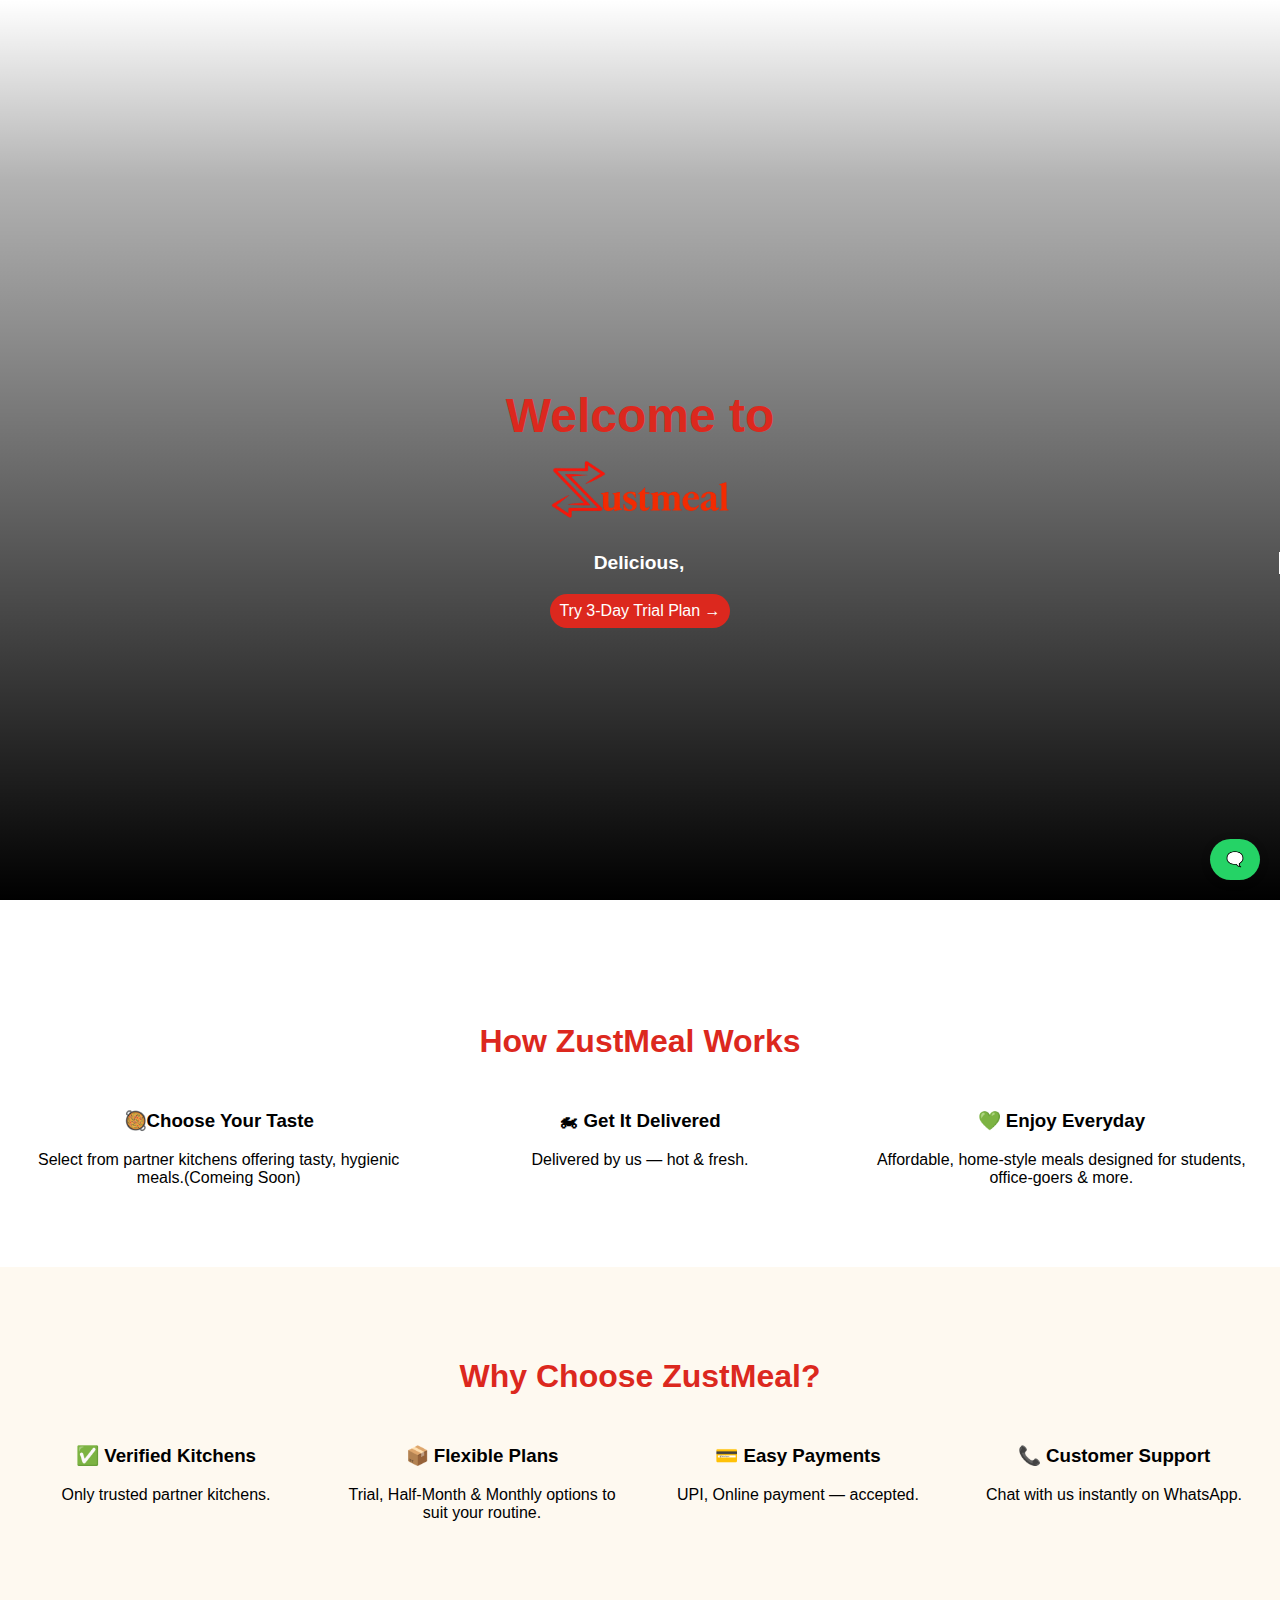
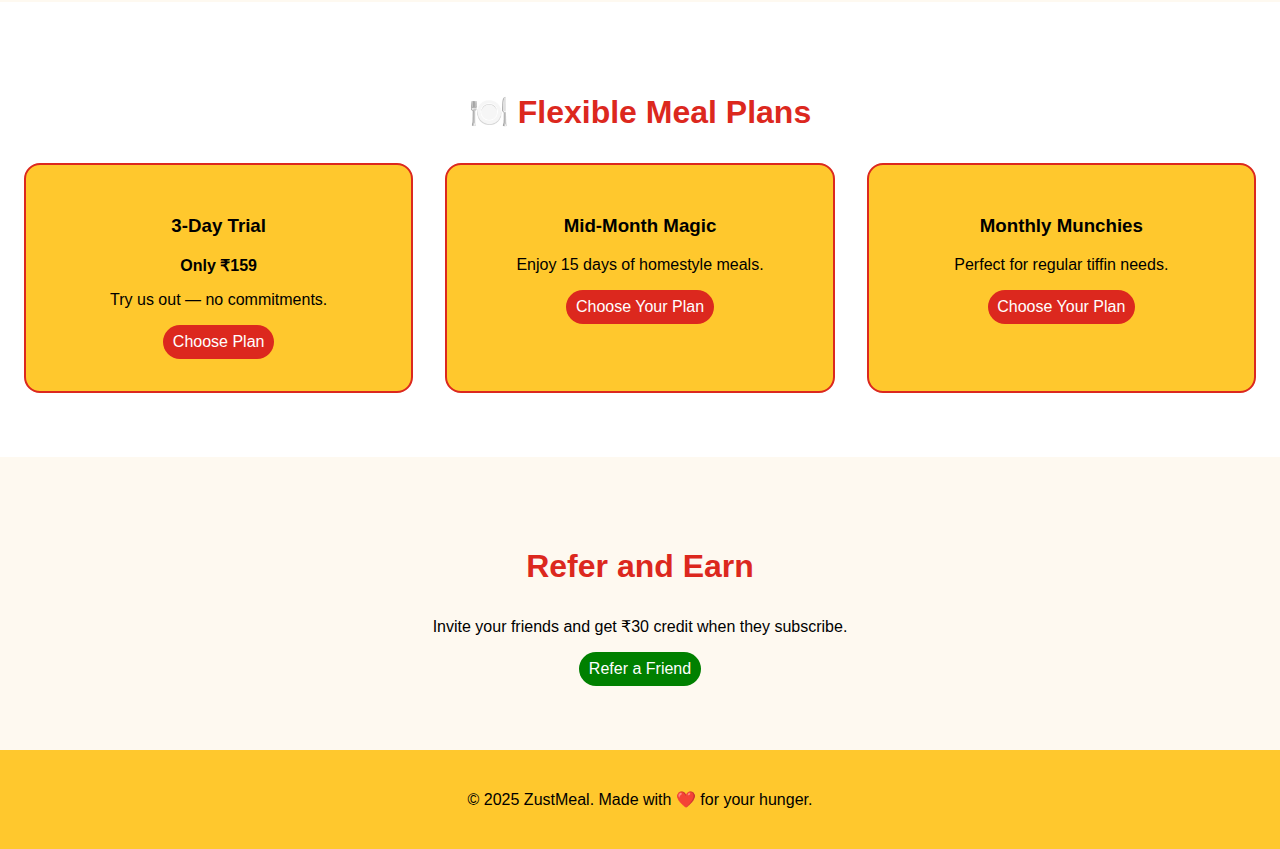
<file: index.html>
<!DOCTYPE html>
<html lang="en">
<head>
  <meta charset="UTF-8" />
  <meta name="viewport" content="width=device-width, initial-scale=1.0"/>
  <title>ZustMeal</title>
  <style>
    :root {
      --yellow: rgb(255, 200, 45);
      --red: rgb(220, 40, 30);
      --text-dark: #000000;
    }

    body {
      margin: 0;
      font-family: 'Segoe UI', sans-serif;
      background-color: white;
      color: var(--text-dark);
      scroll-behavior: smooth;
    }

    .hero {
      position: relative;
      height: 100vh;
      overflow: hidden;
      text-align: center;
      margin-bottom: 2rem;
    }

    .hero video {
      position: absolute;
      top: 0;
      left: 0;
      width: 100%;
      height: 100%;
      object-fit: cover;
    }

    .overlay {
      position: absolute;
      top: 0;
      left: 0;
      height: 100%;
      width: 100%;
      background: linear-gradient(to top, rgba(0, 0, 0, 1) 0%, rgba(0, 0, 0, 0.3) 80%, rgba(0, 0, 0, 0) 100%);
      z-index: 5;
    }

    .hero-content {
  position: relative;
  z-index: 10;
  display: flex;
  flex-direction: column;
  justify-content: flex-end;
  align-items: center;
  height: 100%;
  padding-bottom: 5rem;
  text-align: center;
  color: white;
}

    h1 {
      font-size: 2rem;
      font-weight: bold;
      color: var(--red);
      flex-wrap: wrap;
    }

    .typing-text {
      font-size: 1.1rem;
      margin-bottom: 1.5rem;
      font-weight: bold;
      color: #ffffff;
      white-space: nowrap;
      overflow: hidden;
      border-right: 2px solid #fff;
      width: 100%;
      max-width: 100%;
    }

    .btn {
      background: var(--red);
      color: white;
      padding: 0.5rem 0.6rem;
      font-size: 1rem;
      border: none;
      border-radius: 999px;
      cursor: pointer;
      transition: transform 0.3s ease;
      text-decoration: none;
      display: inline-block;
    }

    .btn:hover {
      transform: scale(1.05);
      background-color: rgb(200, 30, 20);
    }

    section {
      padding: 4rem 1.5rem;
      text-align: center;
    }

    .section-heading {
      font-size: 2rem;
      color: var(--red);
      margin-bottom: 2rem;
    }

    .grid {
      display: grid;
      gap: 2rem;
    }

    .grid-cols-3,
    .grid-cols-4,
    .grid-cols-2 {
      grid-template-columns: 1fr;
    }

    @media (min-width: 600px) {
      .grid-cols-2 {
        grid-template-columns: repeat(2, 1fr);
      }
    }

    @media (min-width: 768px) {
      .grid-cols-3 {
        grid-template-columns: repeat(3, 1fr);
      }

      .grid-cols-4 {
        grid-template-columns: repeat(4, 1fr);
      }

      h1 {
        font-size: 3rem;
      }

      .typing-text {
        font-size: 1.2rem;
      }
    }

    .card {
      background: var(--yellow);
      border: 2px solid var(--red);
      border-radius: 1rem;
      padding: 2rem;
      transition: transform 0.3s;
    }

    .card:hover {
      transform: scale(1.05);
    }

    footer {
      background-color: var(--yellow);
      padding: 1.5rem;
      text-align: center;
      color: var(--text-dark);
    }

    .whatsapp-btn {
      position: fixed;
      bottom: 20px;
      right: 20px;
      background-color: #25D366;
      color: white;
      padding: 0.75rem 1rem;
      border-radius: 999px;
      box-shadow: 0 2px 10px rgba(0,0,0,0.2);
      text-decoration: none;
      display: flex;
      align-items: center;
      z-index: 999;
      font-size: 0.9rem;
    }

    .whatsapp-btn:hover {
      background-color: #fef9f0;
    }

    img {
      max-width: 100%;
      height: auto;
    }
  </style>
</head>
<body>

  <!-- Hero Section -->
  <div class="hero">
    <video autoplay muted loop>
      <source src="Hero Video.mp4" type="video/mp4" />
    </video>
    <div class="overlay"></div>
    <div class="hero-content">
      <h1 style="margin-bottom: 0.1rem;">
        <span>Welcome to</span><br />
        <img src="your-logo-url-here.png" alt="ZustMeal Logo" style="height: 4.3rem; margin-top: 0.5rem;" />
      </h1>
      <p id="typing-text" class="typing-text"></p>
      <a href="#choose-plan" class="btn" style="margin-bottom: 17rem; margin-top: -0.25rem;">Try 3-Day Trial Plan →</a>
    </div>
  </div>

  <!-- How it Works Section -->
  <section>
    <h2 class="section-heading">How ZustMeal Works</h2>
    <div class="grid grid-cols-3">
      <div><h3>🥘Choose Your Taste</h3><p>Select from partner kitchens offering tasty, hygienic meals.(Comeing Soon) </p></div> 
      <div><h3>🏍 Get It Delivered</h3><p>Delivered by us — hot & fresh.</p></div>
      <div><h3>💚 Enjoy Everyday</h3><p>Affordable, home-style meals designed for students, office-goers & more.</p></div>
    </div>
  </section>

  <!-- Why Choose Section -->
  <section style="background-color: #fef9f0;">
    <h2 class="section-heading">Why Choose ZustMeal?</h2>
    <div class="grid grid-cols-4">
      <div><h3>✅ Verified Kitchens</h3><p>Only trusted partner kitchens.</p></div>
      <div><h3>📦 Flexible Plans</h3><p>Trial, Half-Month & Monthly options to suit your routine.</p></div>
      <div><h3>💳 Easy Payments</h3><p>UPI, Online payment — accepted.</p></div>
      <div><h3>📞 Customer Support</h3><p>Chat with us instantly on WhatsApp.</p></div>
    </div>
  </section>

  <!-- Choose Plan Section -->
  <section id="choose-plan">
    <h2 class="section-heading">🍽️ Flexible Meal Plans</h2>
    <div class="grid grid-cols-3">
      <div class="card">
        <h3>3-Day Trial</h3>
        <p><strong>Only ₹159</strong></p>
        <p>Try us out — no commitments.</p>
        <a href="price.html" class="btn">Choose Plan</a>
      </div>
      <div class="card">
        <h3>Mid-Month Magic</h3>
        <p>Enjoy 15 days of homestyle meals.</p>
        <a href="price.html" class="btn">Choose Your Plan</a>
      </div>
      <div class="card">
        <h3>Monthly Munchies</h3>
        <p>Perfect for regular tiffin needs.</p>
        <a href="price.html" class="btn">Choose Your Plan</a>
      </div>
    </div>
  </section>

  <!-- Refer and Earn -->
  <section style="background-color: #fef9f0;">
    <h2 class="section-heading">Refer and Earn</h2>
    <p>Invite your friends and get ₹30 credit when they subscribe.</p>
    <a 
      href="https://wa.me/919365294816?text=Yo%2C%20send%20me%20my%20referral%20link.%20I%20want%20to%20refer%20a%20friend."
      class="btn"
      style="background-color: green;"
      target="_blank"
      rel="noopener noreferrer"
    >
      Refer a Friend
    </a>
  </section>

  <!-- WhatsApp Floating Chat -->
  <a
    href="https://wa.me/919365294816?text=Hi%20ZustMeal.%20I'm%20new%20in%20the%20city%20and%20interested%20in%20your%20tiffin%20service.%20Can%20you%20please%20share%20the%20menu%20and%20trial%20plan%20details%3F"
    class="whatsapp-btn"
    target="_blank"
    rel="noopener noreferrer"
  >
    🗨️
  </a>

  <!-- Footer -->
  <footer>
    <p>© 2025 ZustMeal. Made with ❤️ for your hunger.</p>
  </footer>

  <!-- Typing/Erasing Script -->
  <script>
    const textElement = document.getElementById("typing-text");
    const textToType = "Delicious, affordable, home-style meals delivered to your door.";
    let index = 0;
    let isDeleting = false;

    function typeEffect() {
      if (isDeleting) {
        textElement.textContent = textToType.substring(0, index--);
      } else {
        textElement.textContent = textToType.substring(0, index++);
      }

      if (!isDeleting && index === textToType.length) {
        setTimeout(() => isDeleting = true, 1200); // Wait before erasing
      } else if (isDeleting && index === 0) {
        isDeleting = false;
      }

      setTimeout(typeEffect, isDeleting ? 40 : 80);
    }

    document.addEventListener("DOMContentLoaded", typeEffect);
  </script>
</body>
</html>
</file>
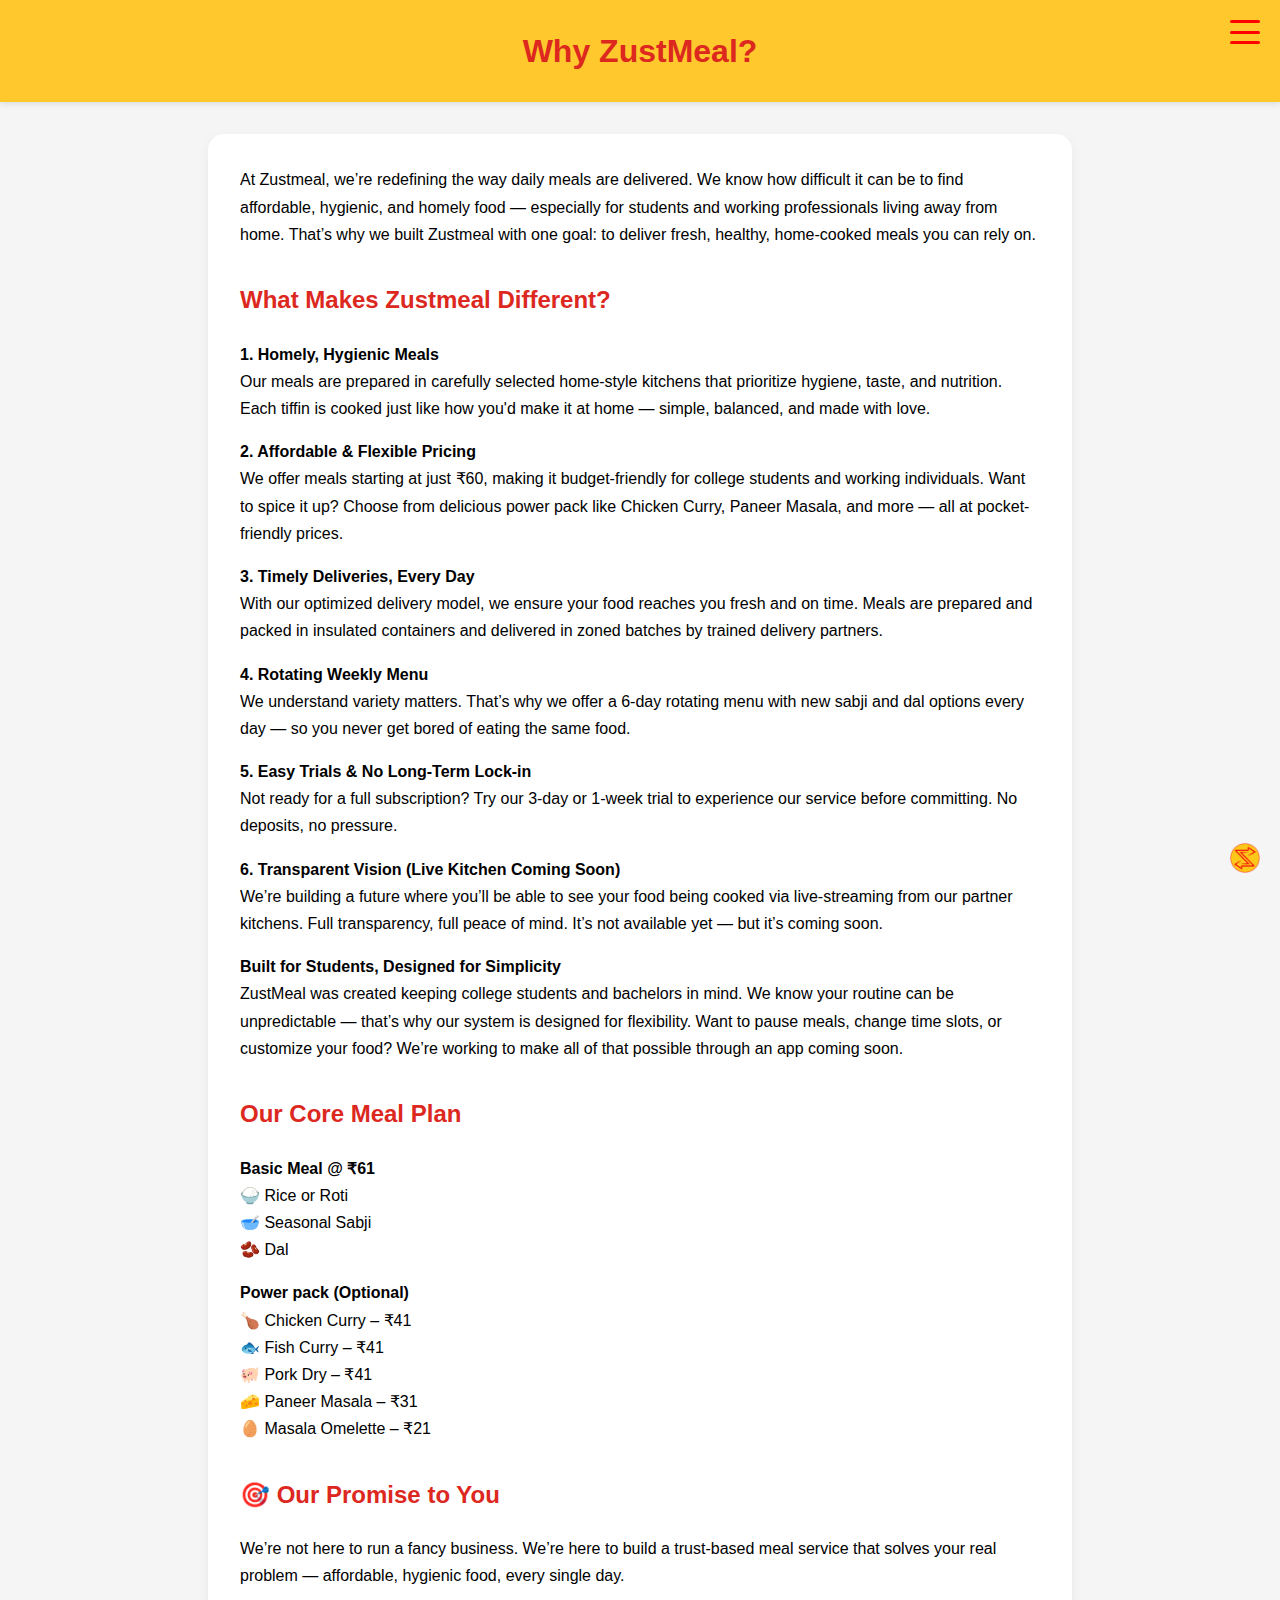
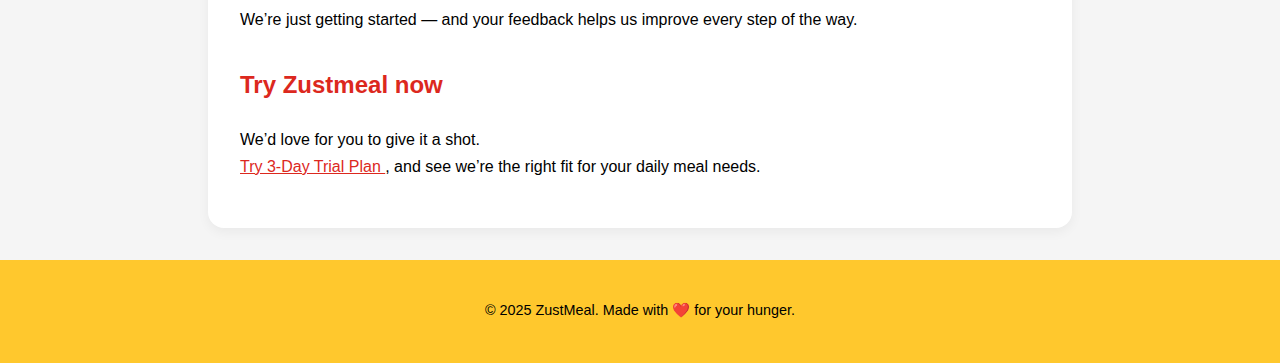
<file: about us.html>
<!DOCTYPE html>
<html lang="en">
<head>
  <meta charset="UTF-8" />
  <meta name="viewport" content="width=device-width, initial-scale=1.0"/>
  <title>Why ZustMeal? - ZustMeal</title>
  <style>
    :root {
      --yellow: rgb(255, 200, 45);
      --red: rgb(220, 40, 30);
      --text-dark: #000000;
      --light-bg: #fff8ef;
    }

    body {
      margin: 0;
      font-family: 'Segoe UI', sans-serif;
      background-color: var(--light-bg);
      color: var(--text-dark);
      line-height: 1.7;
      padding: 0;
    }

    header {
      background: var(--yellow);
      padding: 1.5rem;
      text-align: center;
      box-shadow: 0 2px 6px rgba(0, 0, 0, 0.1);
      position: relative;
    }

    header h1 {
      color: var(--red);
      margin: 0;
      font-size: 2rem;
    }

    main {
      max-width: 800px;
      margin: 2rem auto;
      background: white;
      padding: 2rem;
      border-radius: 1rem;
      box-shadow: 0 4px 12px rgba(0,0,0,0.05);
    }

    h2 {
      color: var(--red);
      margin-top: 2rem;
    }

    p {
      margin-bottom: 1rem;
    }

    ul {
      padding-left: 1.2rem;
    }

    footer {
      text-align: center;
      padding: 1.5rem;
      background: var(--yellow);
      margin-top: 2rem;
      font-size: 0.9rem;
    }

    @media screen and (max-width: 600px) {
      main {
        margin: 1rem;
        padding: 1.5rem;
      }
    }
    /* Floating Button */
      body {
      margin: 0;
      font-family: Arial, sans-serif;
      background: #f5f5f5;
      height: 200vh;
    }

    .fab-container {
      position: fixed;
      bottom: 20px;
      right: 20px;
      z-index: 999;
    }

    .fab-options {
      display: flex;
      flex-direction: column;
      align-items: center;
      margin-bottom: 10px;
      opacity: 0;
      transform: translateY(10px) scale(0.95);
      transition: all 0.3s ease;
      pointer-events: none;
    }

    .fab-options.show {
      opacity: 1;
      transform: translateY(0) scale(1);
      pointer-events: auto;
    }

    .fab-icon {
      background: transparent;
      border: none;
      padding: 0;
      margin: 6px 0;
      width: 30px;
      height: 30px;
      display: flex;
      justify-content: center;
      align-items: center;
      cursor: pointer;
    }

    .fab-icon img {
      width: 100%;
      height: 100%;
      object-fit: contain;
    }

    .fab-button {
      width: 30px;
      height: 30px;
      background: transparent;
      border: none;
      cursor: pointer;
      position: relative;
    }

    .fab-button img {
      width: 30px;
      height: 30px;
      object-fit: contain;
      transition: opacity 0.1s ease;
      position: absolute;
      top: 0;
      left: 0;
    }

    .fab-button img#logo {
      opacity: 1;
    }

    .fab-button.open img#logo {
      opacity: 0;
    }

    .fab-button img#close {
      opacity: 0;
    }

    .fab-button.open img#close {
      opacity: 1;
    }

    @media (max-width: 480px) {
      .fab-container {
        bottom: 12px;
        right: 12px;
      }

      .fab-icon,
      .fab-button,
      .fab-button img {
        width: 45px;
        height: 45px;
      }
    }
    
/* Sidebar */
  #sidebar {
  position: fixed;
  top: 0;
  right: 0;
  width: 60%; /* ↓ reduced from 80% */
  max-width: 240px; /* ↓ reduced from 300px */
  height: 100%;
  background-color: white;
  box-shadow: -2px 0 10px rgba(0, 0, 0, 0.3);
  z-index: 1001;
  transform: translateX(100%);
  opacity: 0;
  transition: transform 0.5s ease, opacity 0.5s ease;
  padding: 2rem 1.5rem;
  display: flex;
  flex-direction: column;
  justify-content: flex-start;
  gap: var(--gap-unit);
}

    #sidebar.open {
      transform: translateX(0);
      opacity: 1;
    }

    #sidebar a {
      color: black;
      text-decoration: none;
      font-weight: bold;
      font-size: 1.3rem;
    }

    .follow-text {
      font-weight: bold;
      font-size: 1.3rem;
      color: black;
    }

    .social-icons {
      display: flex;
      gap: 16.3px;
      align-items: center;
    }

    .social-icons img {
      height: 2.5rem;
      width: auto;
    }

    /* Hamburger Icon */
    .hamburger {
      position: fixed;
      top: 20px;
      right: 20px;
      z-index: 1100;
      cursor: pointer;
      width: 30px;
      height: 24px;
      display: flex;
      flex-direction: column;
      justify-content: space-between;
    }

    .bar {
      height: 3px;
      width: 100%;
      background-color: red;
      border-radius: 2px;
      transition: all 0.3s ease;
    }

    .hamburger.active .bar1 {
      transform: rotate(48deg) translate(5px, 5px);
    }

    .hamburger.active .bar2 {
      opacity: 0;
    }

    .hamburger.active .bar3 {
      transform: rotate(-48deg) translate(5px, -5px);
    }

    /* Overlay */
    .overlay {
      position: fixed;
      top: 0;
      left: 0;
      height: 100%;
      width: 100%;
      background-color: rgba(0, 0, 0, 0.5);
      z-index: 1000;
      display: none;
    }

    .overlay.show {
      display: block;
    }

    /* Responsive */
    @media (max-width: 600px) {
      .hero h1 {
        font-size: 1.5rem;
      }

      .hero h2 {
        font-size: 1rem;
      }

      .hero button {
        font-size: 0.9rem;
        padding: 8px 16px;
      }

      #sidebar {
        width: 100%;
        padding: 1.5rem 1rem;
        gap: 30px;
      }

      #sidebar a,
      .follow-text {
        font-size: 0.95rem;
      }

      .social-icons img {
        height: 1.25rem;
      }

      .hamburger {
        width: 26px;
        height: 22px;
      }

      .bar {
        height: 3px;
      }
    }

    .zust-logo {
  height: 4.3rem;
  margin-top: 0.5rem;
}

@media (max-width: 600px) {
  .zust-logo {
    height: 3.5rem; /* Adjust the size as per your preference */
  }
}
  </style>
</head>
<body>
  <header>
    <h1>Why ZustMeal?</h1>
  </header>
   <!-- Hamburger Icon -->
  <div class="hamburger" onclick="toggleSidebar()" id="hamburger">
    <div class="bar bar1"></div>
    <div class="bar bar2"></div>
    <div class="bar bar3"></div>
  </div>

  <!-- Sidebar -->
  <div id="sidebar">
    <a href="index.html"><li></li>Zustmeal</li></a>
    <a href="about us.html"><li>Why Zustmeal?</li></a>
    <a href="Menu.html"><li>Taste Zone</li></a>
    <a href="price.html"><li>Unlock Meals</li></a>
    <a href="refer.html"><li>Become a Brand Ambassador</li></a>
    <div class="follow-text">Let’s vibe on</div>
    <div class="social-icons">
      <a href="https://www.instagram.com/zustmeal?igsh=eTh2N2JvajMzMnlv" target="_blank">
        <img src="instagram.png"/>
      </a>
      <a href="https://www.instagram.com/zustmeal?igsh=eTh2N2JvajMzMnlv" target="_blank">
        <img src="facebook.png"/>
      </a>
      <a href="https://www.instagram.com/zustmeal?igsh=eTh2N2JvajMzMnlv" target="_blank">
        <img src="x.png"/>
      </a>
    </div>
  </div>

  <!-- Overlay -->
  <div class="overlay" id="overlay" onclick="toggleSidebar()"></div>
  <main>
    At Zustmeal, we’re redefining the way daily meals are delivered. We know how difficult it can be to find affordable, hygienic, and homely food — especially for students and working professionals living away from home. That’s why we built Zustmeal with one goal: to deliver fresh, healthy, home-cooked meals you can rely on.</p>

    <h2>What Makes Zustmeal Different?</h2>

    <p><strong>1. Homely, Hygienic Meals</strong><br>
    Our meals are prepared in carefully selected home-style kitchens that prioritize hygiene, taste, and nutrition. Each tiffin is cooked just like how you'd make it at home — simple, balanced, and made with love.</p>

    <p><strong>2. Affordable & Flexible Pricing</strong><br>
    We offer meals starting at just ₹60, making it budget-friendly for college students and working individuals. Want to spice it up? Choose from delicious power pack like Chicken Curry, Paneer Masala, and more — all at pocket-friendly prices.</p>

    <p><strong>3. Timely Deliveries, Every Day</strong><br>
    With our optimized delivery model, we ensure your food reaches you fresh and on time. Meals are prepared and packed in insulated containers and delivered in zoned batches by trained delivery partners.</p>

    <p><strong>4. Rotating Weekly Menu</strong><br>
    We understand variety matters. That’s why we offer a 6-day rotating menu with new sabji and dal options every day — so you never get bored of eating the same food.</p>

    <p><strong>5. Easy Trials & No Long-Term Lock-in</strong><br>
    Not ready for a full subscription? Try our 3-day or 1-week trial to experience our service before committing. No deposits, no pressure.</p>

    <p><strong>6. Transparent Vision (Live Kitchen Coming Soon)</strong><br>
    We’re building a future where you’ll be able to see your food being cooked via live-streaming from our partner kitchens. Full transparency, full peace of mind. It’s not available yet — but it’s coming soon.</p>

    <p><strong>Built for Students, Designed for Simplicity</strong><br>
    ZustMeal was created keeping college students and bachelors in mind. We know your routine can be unpredictable — that’s why our system is designed for flexibility. Want to pause meals, change time slots, or customize your food? We’re working to make all of that possible through an app coming soon.</p>

    <h2>Our Core Meal Plan</h2>
    <p><strong>Basic Meal @ ₹61</strong><br>
    🍚 Rice or Roti<br>
    🥣 Seasonal Sabji<br>
    🫘 Dal</p>

    <p><strong>Power pack (Optional)</strong><br>
    🍗 Chicken Curry – ₹41<br>
    🐟 Fish Curry – ₹41<br>
    🐖 Pork Dry – ₹41<br>
    🧀 Paneer Masala – ₹31<br>
    🥚 Masala Omelette – ₹21</p>

    <h2>🎯 Our Promise to You</h2>
    <p>We’re not here to run a fancy business. We’re here to build a trust-based meal service that solves your real problem — affordable, hygienic food, every single day.</p>

    <p>We’re just getting started — and your feedback helps us improve every step of the way.</p>

   <h2>Try Zustmeal now</h2>
<p>We’d love for you to give it a shot.<br>
<a href="price.html" style="color: var(--red); text-decoration: underline;">
  Try 3-Day Trial Plan
</a>, and see we’re the right fit for your daily meal needs.</p>
  </main>

  <footer>
    <p>© 2025 ZustMeal. Made with ❤️ for your hunger.</p>
  </footer>
 <!-- Floating Action Button -->
<div class="fab-container">
  <div class="fab-options" id="fabOptions">
    <a href="tel:+919365294816" class="fab-icon">
      <img src="phone.png" alt="Phone">
    </a>
    <a href="https://wa.me/919365294816?text=Hello%20Zustmeal.%20I%E2%80%99m%20new%20in%20the%20city%20and%20interested%20in%20your%20meal%20service%2C%20hoping%20to%20find%20a%20little%20comfort%20and%20care%20in%20every%20bite%20❤️" class="fab-icon">
  <img src="whatsapp.png" alt="WhatsApp">
    </a>
  </div>
  <button class="fab-button" id="fabButton">
    <img id="logo" src="your-logo.png" alt="Logo Icon">
    <img id="close" src="x-logo.png" alt="Close Icon">
  </button>
</div>

  <script>
  <!-- Hamburger Icon -->
     function toggleSidebar() {
      const sidebar = document.getElementById('sidebar');
      const overlay = document.getElementById('overlay');
      const hamburger = document.getElementById('hamburger');
      sidebar.classList.toggle('open');
      overlay.classList.toggle('show');
      hamburger.classList.toggle('active');
    }

  <!-- Floating Button -->
  const fabButton = document.getElementById("fabButton");
  const fabOptions = document.getElementById("fabOptions");

  fabButton.addEventListener("click", () => {
    fabOptions.classList.toggle("show");
    fabButton.classList.toggle("open");
  });
  </script>
  
</body>
</html>
</file>
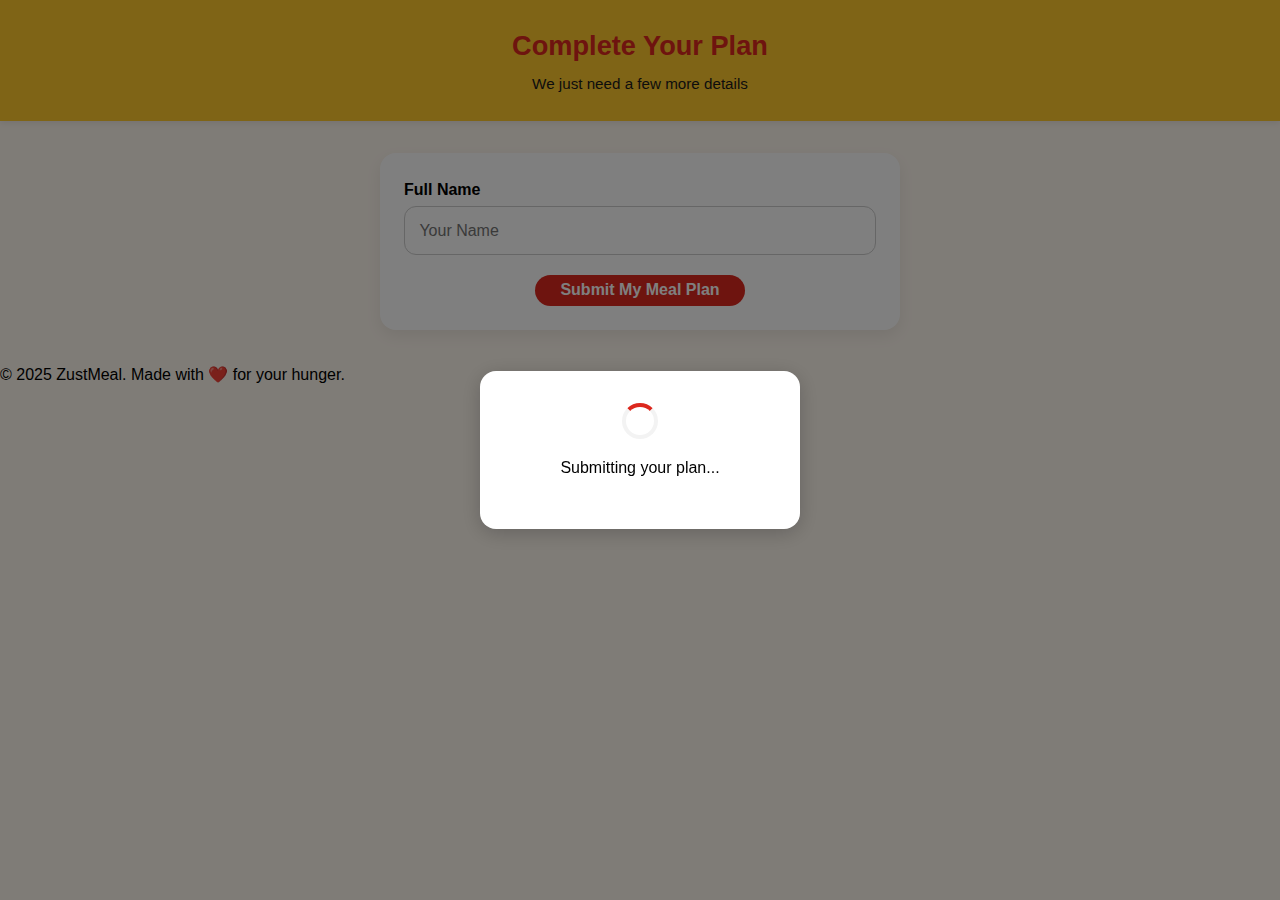
<file: form.html>
<!DOCTYPE html>
<html lang="en">
<head>
  <meta charset="UTF-8" />
  <meta name="viewport" content="width=device-width, initial-scale=1.0"/>
  <title>ZustMeal User Details</title>
  <style>
    :root {
      --yellow: rgb(255, 200, 45);
      --red: #dc281e;
      --text-dark: #000000;
      --light-bg: #fff8ef;
    }

    * {
      box-sizing: border-box;
    }

    body {
      margin: 0;
      font-family: 'Segoe UI', sans-serif;
      background-color: var(--light-bg);
      color: var(--text-dark);
      line-height: 1.6;
    }

    header {
      background: var(--yellow);
      color: #1a1a1a;
      padding: 1.5rem 1rem;
      text-align: center;
      box-shadow: 0 2px 6px rgba(0, 0, 0, 0.08);
      position: sticky;
      top: 0;
      z-index: 1000;
    }

    header h1 {
      margin: 0;
      font-size: 1.7rem;
      color: var(--red);
    }

    header p {
      font-size: 0.95rem;
      margin: 0.3rem 0 0;
    }

    main {
      max-width: 95%;
      width: 100%;
      margin: 2rem auto;
      padding: 1.5rem;
      background: white;
      border-radius: 1rem;
      box-shadow: 0 6px 16px rgba(0,0,0,0.07);
    }

    form {
      display: flex;
      flex-direction: column;
      gap: 1.25rem;
    }

    label {
      font-weight: 600;
      margin-bottom: 0.25rem;
      display: block;
    }

    input, select, textarea {
      width: 100%;
      padding: 0.9rem;
      border: 1px solid #ccc;
      border-radius: 0.75rem;
      font-size: 1rem;
      background: #fefefe;
    }

    input:focus, textarea:focus, select:focus {
      outline: none;
      border-color: var(--red);
      background: #fffdf8;
    }

    button {
      padding: 0.4rem;
      background-color: var(--red);
      color: white;
      border: none;
      border-radius: 30px;
      font-size: 1rem;
      font-weight: bold;
      cursor: pointer;
      transition: background-color 0.3s ease;
      width: 100%;
      max-width: 210px;
      margin: 0 auto;
      display: block;
    }

    button:hover {
      background-color: #b02018;
    }

    .hidden {
      display: none;
    }

    #status-modal {
      position: fixed;
      top: 0; left: 0; right: 0; bottom: 0;
      background: rgba(0, 0, 0, 0.5);
      display: flex;
      align-items: center;
      justify-content: center;
      z-index: 9999;
    }

    #status-content {
      background: white;
      padding: 2rem;
      border-radius: 1rem;
      text-align: center;
      width: 90%;
      max-width: 320px;
      box-shadow: 0 4px 20px rgba(0, 0, 0, 0.2);
    }

    .spinner {
      border: 4px solid #f3f3f3;
      border-top: 4px solid var(--red);
      border-radius: 50%;
      width: 36px;
      height: 36px;
      animation: spin 1s linear infinite;
      margin: 0 auto 1rem;
    }

    @keyframes spin {
      0% { transform: rotate(0deg); }
      100% { transform: rotate(360deg); }
    }

    @media (max-width: 600px) {
      button {
        width: 65%;
      }
    }

    @media (min-width: 600px) {
      main {
        max-width: 520px;
      }
    }
  </style>
</head>
<body>
  <header>
    <h1>Complete Your Plan</h1>
    <p>We just need a few more details</p>
  </header>

  <main>
    <form id="plan-form">
      <input type="hidden" id="selected-plan" name="selected_plan" />

      <!-- All form fields remain unchanged (same as your original code) -->

      <!-- Sample field for demo -->
      <div>
        <label for="name">Full Name</label>
        <input type="text" required name="name" id="name" placeholder="Your Name" />
      </div>

      <!-- Add other fields here (phone, email, address, etc.) -->

      <button type="submit">Submit My Meal Plan</button>
    </form>
  </main>

  <footer>
    <p>© 2025 ZustMeal. Made with ❤️ for your hunger.</p>
  </footer>

  <!-- Modal -->
  <div id="status-modal" class="hidden">
    <div id="status-content">
      <div class="spinner" id="spinner"></div>
      <p id="modal-message">Submitting your plan...</p>
    </div>
  </div>

  <script>
    const modal = document.getElementById('status-modal');
    const message = document.getElementById('modal-message');
    const spinner = document.getElementById('spinner');

    const form = document.getElementById('plan-form');

    form.addEventListener('submit', function (e) {
      e.preventDefault();

      // Show loading modal
      modal.classList.remove('hidden');
      spinner.style.display = 'block';
      message.textContent = "Submitting your plan...";

      const data = new URLSearchParams();
      data.append("Date", new Date().toLocaleString());
      data.append("Full Name", form.name.value);

      // Append other form fields here...

      fetch("https://script.google.com/macros/s/AKfycbweGis6lRGqBzfHToT44_9tKzFw1xsQ4gzEmcDMR8Pk7GHyirlrFtP2Tn3y6tYfT2uU/exec", {
        method: "POST",
        headers: {
          "Content-Type": "application/x-www-form-urlencoded"
        },
        body: data.toString()
      })
      .then(res => res.json())
      .then(response => {
        spinner.style.display = 'none';
        if (response.result === "success") {
          message.textContent = "✅ Your plan was submitted successfully!";
          form.reset();
        } else {
          message.textContent = "❌ Submission failed: " + response.error;
        }
        setTimeout(() => {
          modal.classList.add('hidden');
        }, 3000);
      })
      .catch(error => {
        spinner.style.display = 'none';
        message.textContent = "🚨 Network error. Please try again.";
        setTimeout(() => {
          modal.classList.add('hidden');
        }, 3000);
      });
    });
  </script>
</body>
</html>
</file>
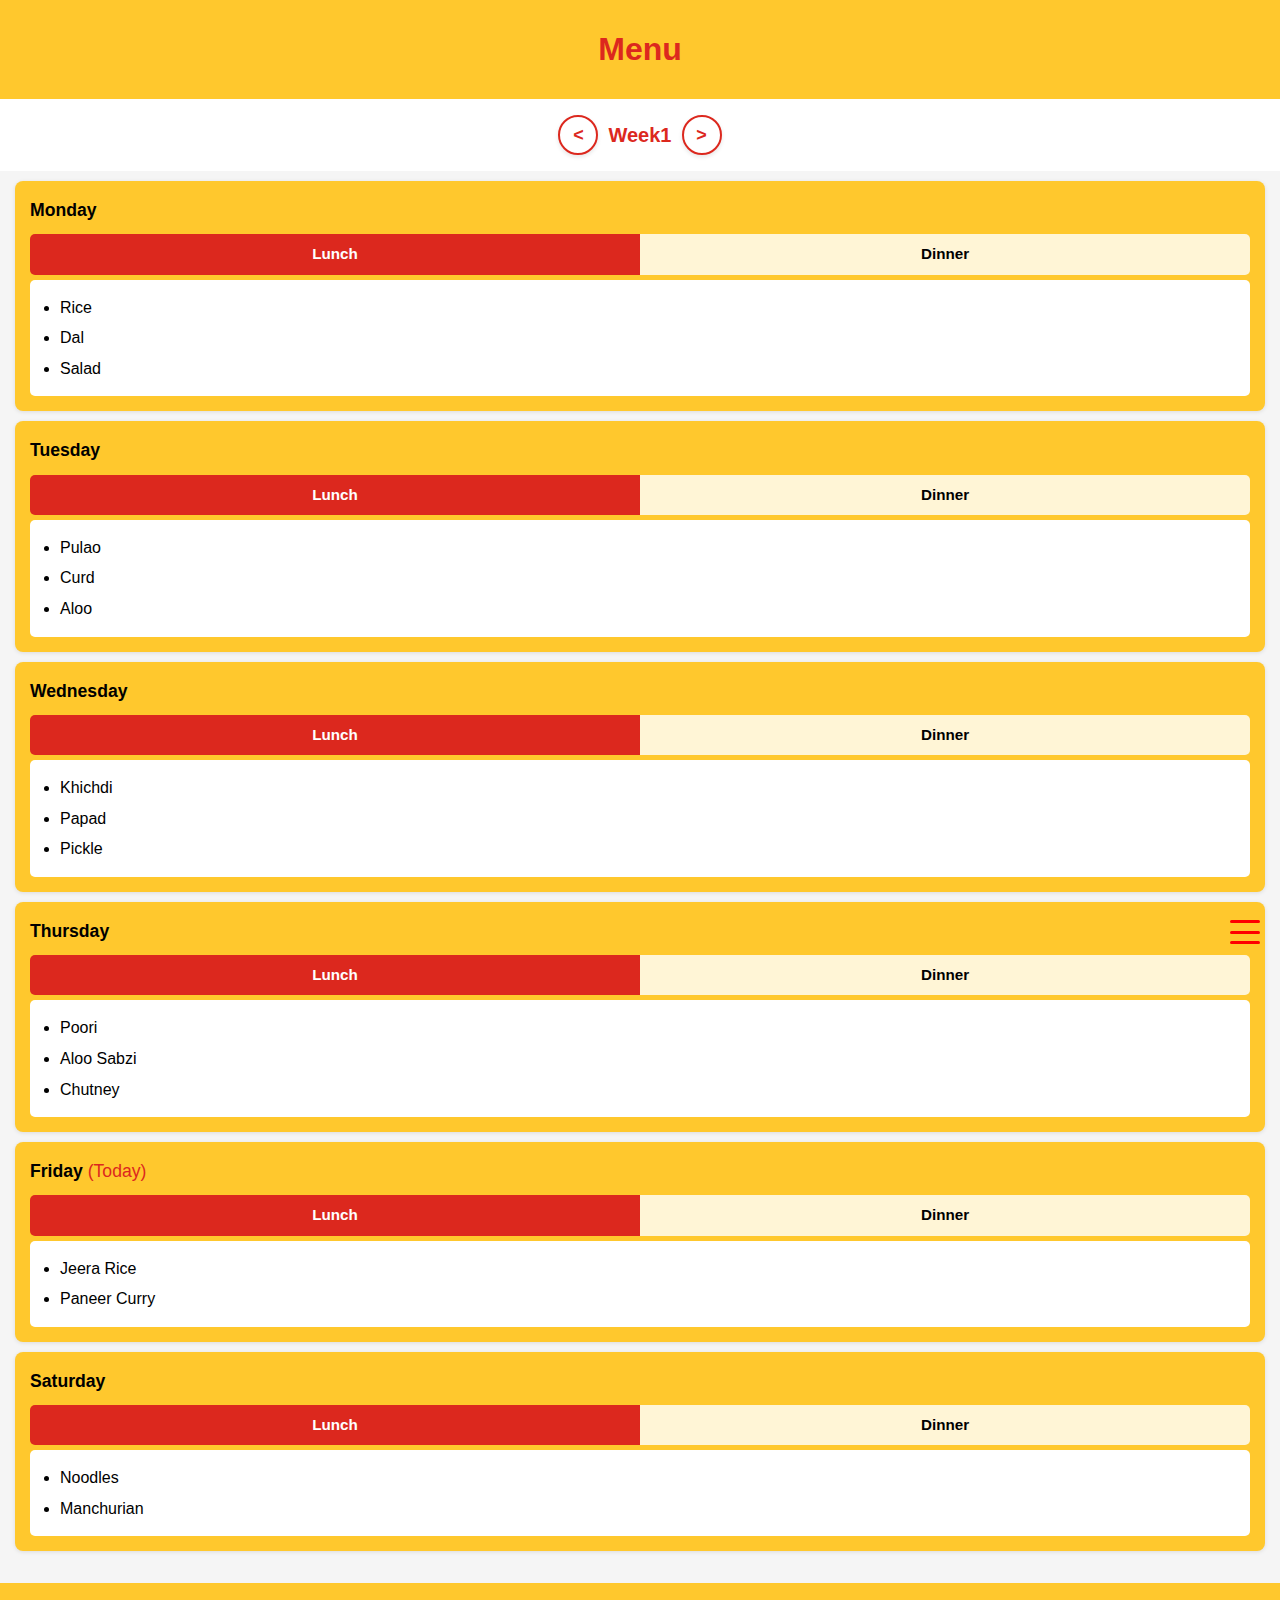
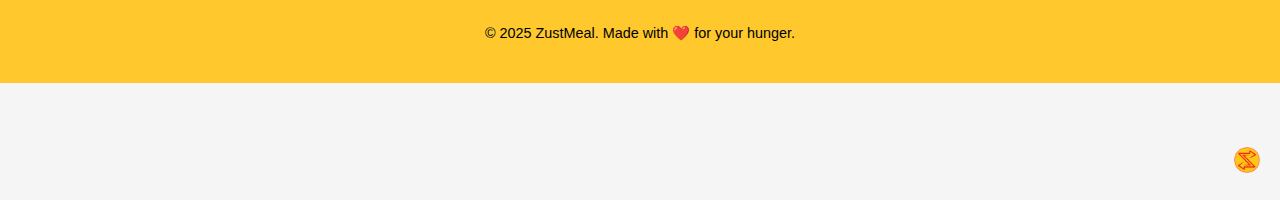
<file: Menu.html>
<!DOCTYPE html>
<html lang="en">
<head>
  <meta charset="UTF-8" />
  <meta name="viewport" content="width=device-width, initial-scale=1.0"/>
  <title>Menu - ZustMeal</title>
  <style>
    :root {
      --yellow: rgb(255, 200, 45);
      --red: rgb(220, 40, 30);
      --text-dark: #000000;
      --light-bg: #ffffff;
    }

    body {
      margin: 0;
      font-family: 'Segoe UI', sans-serif;
      background-color: var(--light-bg);
      color: var(--text-dark);
      line-height: 1.6;
    }

    header {
      background: var(--yellow);
      padding: 1.5rem;
      text-align: center;
      box-shadow: 0 2px 6px rgba(0, 0, 0, 0.1);
    }

    header h1 {
      color: var(--red);
      margin: 0;
      font-size: 2rem;
    }

    .week-switcher {
      display: flex;
      justify-content: center;
      align-items: center;
      background: var(--light-bg);
      padding: 1rem;
      font-size: 1.25rem;
      font-weight: bold;
      color: var(--red);
    }

    .week-switcher button {
      background: #fff;
      border: 2px solid var(--red);
      color: var(--red);
      font-size: 18px;
      font-weight: bold;
      width: 40px;
      height: 40px;
      border-radius: 50%;
      cursor: pointer;
      box-shadow: 0 2px 4px rgba(0, 0, 0, 0.1);
      transition: background 0.2s, color 0.2s;
      display: flex;
      align-items: center;
      justify-content: center;
      margin: 0 10px;
    }

    .week-switcher button:hover {
      background-color: var(--red);
      color: #fff;
    }

    .day-section {
      background-color: var(--yellow);
      border-radius: 8px;
      margin: 10px 15px;
      padding: 15px;
      box-shadow: 0 1px 4px rgba(0, 0, 0, 0.1);
    }

    .day-title {
      font-weight: bold;
      font-size: 1.1rem;
      margin-bottom: 10px;
    }

    .meal-header {
      display: flex;
      font-weight: bold;
      cursor: pointer;
      border-radius: 5px;
      overflow: hidden;
    }

    .lunch,
    .dinner {
      flex: 1;
      padding: 8px;
      text-align: center;
      background-color: #fff5d6;
      color: var(--text-dark);
      transition: background 0.3s, color 0.3s;
      font-size: 0.95rem;
    }

    .lunch.active,
    .dinner.active {
      background-color: var(--red);
      color: white;
    }

    .meal-content {
      background-color: #ffffff;
      margin-top: 5px;
      padding: 10px;
      border-radius: 5px;
    }

    .meal-content ul {
      margin: 0;
      padding-left: 20px;
      list-style-type: disc;
    }

    .meal-content li {
      margin: 5px 0;
    }

    footer {
      text-align: center;
      padding: 1.5rem;
      background: var(--yellow);
      margin-top: 2rem;
      font-size: 0.9rem;
      color: var(--text-dark);
    }

    @media screen and (max-width: 600px) {
      .week-switcher {
        font-size: 1rem;
      }

      .week-switcher button {
        width: 36px;
        height: 36px;
        font-size: 16px;
        margin: 0 8px;
      }

      .day-title {
        font-size: 1rem;
      }

      .lunch,
      .dinner {
        font-size: 0.85rem;
        padding: 6px;
      }

      .meal-content {
        padding: 8px;
      }
    }

    .whatsapp-btn {
      position: fixed;
      bottom: 26px;
      right: 26px;
      background-color: #25D366;
      color: white;
      padding: 0.75rem 0.5rem;
      border-radius: 999px;
      box-shadow: 0 2px 10px rgba(0,0,0,0.2);
      text-decoration: none;
      display: flex;
      align-items: center;
      z-index: 999;
      font-size: 0.9rem;
    }

    .whatsapp-btn:hover {
      background-color: #fef9f0;
    }

    img {
      max-width: 100%;
      height: auto;
    }

  /* Floating Button */
      body {
      margin: 0;
      font-family: Arial, sans-serif;
      background: #f5f5f5;
      height: 200vh;
    }

    .fab-container {
      position: fixed;
      bottom: 20px;
      right: 20px;
      z-index: 999;
    }

    .fab-options {
      display: flex;
      flex-direction: column;
      align-items: center;
      margin-bottom: 10px;
      opacity: 0;
      transform: translateY(10px) scale(0.95);
      transition: all 0.3s ease;
      pointer-events: none;
    }

    .fab-options.show {
      opacity: 1;
      transform: translateY(0) scale(1);
      pointer-events: auto;
    }

    .fab-icon {
      background: transparent;
      border: none;
      padding: 0;
      margin: 6px 0;
      width: 26px;
      height: 26px;
      display: flex;
      justify-content: center;
      align-items: center;
      cursor: pointer;
    }

    .fab-icon img {
      width: 100%;
      height: 100%;
      object-fit: contain;
    }

    .fab-button {
      width: 26px;
      height: 26px;
      background: transparent;
      border: none;
      cursor: pointer;
      position: relative;
    }

    .fab-button img {
      width: 26px;
      height: 26px;
      object-fit: contain;
      transition: opacity 0.1s ease;
      position: absolute;
      top: 0;
      left: 0;
    }

    .fab-button img#logo {
      opacity: 1;
    }

    .fab-button.open img#logo {
      opacity: 0;
    }

    .fab-button img#close {
      opacity: 0;
    }

    .fab-button.open img#close {
      opacity: 1;
    }

    @media (max-width: 480px) {
      .fab-container {
        bottom: 26px;
        right: 26px;
      }

      .fab-icon,
      .fab-button,
      .fab-button img {
        width: 26px;
        height: 26px;
      }
    }
    
/* Sidebar */
  #sidebar {
  position: fixed;
  top: 0;
  right: 0;
  width: 60%; /* ↓ reduced from 80% */
  max-width: 240px; /* ↓ reduced from 300px */
  height: 100%;
  background-color: white;
  box-shadow: -2px 0 10px rgba(0, 0, 0, 0.3);
  z-index: 1001;
  transform: translateX(100%);
  opacity: 0;
  transition: transform 0.5s ease, opacity 0.5s ease;
  padding: 2rem 1.5rem;
  display: flex;
  flex-direction: column;
  justify-content: flex-start;
  gap: var(--gap-unit);
}

    #sidebar.open {
      transform: translateX(0);
      opacity: 1;
    }

    #sidebar a {
      color: black;
      text-decoration: none;
      font-weight: bold;
      font-size: 1.3rem;
    }

    .follow-text {
      font-weight: bold;
      font-size: 1.3rem;
      color: black;
    }

    .social-icons {
      display: flex;
      gap: 16.3px;
      align-items: center;
    }

    .social-icons img {
      height: 2.5rem;
      width: auto;
    }

    /* Hamburger Icon */
    .hamburger {
      position: fixed;
      top: 20px;
      right: 20px;
      z-index: 1100;
      cursor: pointer;
      width: 30px;
      height: 24px;
      display: flex;
      flex-direction: column;
      justify-content: space-between;
    }

    .bar {
      height: 3px;
      width: 100%;
      background-color: red;
      border-radius: 2px;
      transition: all 0.3s ease;
    }

    .hamburger.active .bar1 {
      transform: rotate(48deg) translate(5px, 5px);
    }

    .hamburger.active .bar2 {
      opacity: 0;
    }

    .hamburger.active .bar3 {
      transform: rotate(-48deg) translate(5px, -5px);
    }

    /* Overlay */
    .overlay {
      position: fixed;
      top: 0;
      left: 0;
      height: 100%;
      width: 100%;
      background-color: rgba(0, 0, 0, 0.5);
      z-index: 1000;
      display: none;
    }

    .overlay.show {
      display: block;
    }

    /* Responsive */
    @media (max-width: 600px) {
      .hero h1 {
        font-size: 1.5rem;
      }

      .hero h2 {
        font-size: 1rem;
      }

      .hero button {
        font-size: 0.9rem;
        padding: 8px 16px;
      }

      #sidebar {
        width: 100%;
        padding: 1.5rem 1rem;
        gap: 30px;
      }

      #sidebar a,
      .follow-text {
        font-size: 0.95rem;
      }

      .social-icons img {
        height: 1.25rem;
      }

      .hamburger {
        width: 26px;
        height: 22px;
      }

      .bar {
        height: 3px;
      }
    }

    .zust-logo {
  height: 4.3rem;
  margin-top: 0.5rem;
}

@media (max-width: 600px) {
  .zust-logo {
    height: 3.5rem; /* Adjust the size as per your preference */
  }
}
  </style>
</head>
<body>
  <header>
    <h1>Menu</h1>
  </header>

  <!-- Hamburger Icon -->
  <div class="hamburger" onclick="toggleSidebar()" id="hamburger">
    <div class="bar bar1"></div>
    <div class="bar bar2"></div>
    <div class="bar bar3"></div>
  </div>

  <!-- Sidebar -->
  <div id="sidebar">
    <a href="index.html"><li>Zustmeal</li></a>
    <a href="about us.html"><li>Why Zustmeal?</li></a>
    <a href="Menu.html"><li>Taste Zone</li></a>
    <a href="price.html"><li>Unlock Meals</li></a>
    <a href="refer.html"><li>Become a Brand Ambassador</li></a>
    <div class="follow-text">Let’s vibe on</div>
    <div class="social-icons">
      <a href="https://www.instagram.com/zustmeal?igsh=eTh2N2JvajMzMnlv" target="_blank">
        <img src="instagram.png"/>
      </a>
      <a href="https://www.instagram.com/zustmeal?igsh=eTh2N2JvajMzMnlv" target="_blank">
        <img src="facebook.png"/>
      </a>
      <a href="https://www.instagram.com/zustmeal?igsh=eTh2N2JvajMzMnlv" target="_blank">
        <img src="x.png"/>
      </a>
    </div>
  </div>

  <!-- Overlay -->
  <div class="overlay" id="overlay" onclick="toggleSidebar()"></div>
  
  <div class="week-switcher">
    <button id="prevWeek">&lt;</button>
    <span id="weekTitle">Week1</span>
    <button id="nextWeek">&gt;</button>
  </div>

  <div id="menuContainer"></div>

  <!-- Floating Action Button -->
<div class="fab-container">
  <div class="fab-options" id="fabOptions">
    <a href="tel:+919531468479" class="fab-icon">
      <img src="phone.png" alt="Phone">
    </a>
    <a href="https://wa.me/919531468479text=Hello%20Zustmeal.%20I’m%20new%20in%20the%20city%20and%20interested%20in%20your%20meal%20service%2C%20hoping%20to%20find%20a%20little%20comfort%20and%20care%20in%20every%20bite%20❤️" class="fab-icon">
  <img src="whatsapp.png" alt="WhatsApp">
    </a>
  </div>
  <button class="fab-button" id="fabButton">
    <img id="logo" src="your-logo.png" alt="Logo Icon">
    <img id="close" src="x-logo.png" alt="Close Icon">
  </button>
</div>

  <footer>
    <p>© 2025 ZustMeal. Made with ❤️ for your hunger.</p>
  </footer>
 
 <script>
  const menuData = {
    Week1: {
      Monday: { lunch: ["Rice", "Dal", "Salad"], dinner: ["Roti", "Chole", "Kheer"] },
      Tuesday: { lunch: ["Pulao", "Curd", "Aloo"], dinner: ["Paratha", "Bhindi", "Soup"] },
      Wednesday: { lunch: ["Khichdi", "Papad", "Pickle"], dinner: ["Dosa", "Sambar", "Coconut Chutney"] },
      Thursday: { lunch: ["Poori", "Aloo Sabzi", "Chutney"], dinner: ["Rice", "Rajma", "Onion Salad"] },
      Friday: { lunch: ["Jeera Rice", "Paneer Curry"], dinner: ["Veg Biryani", "Boondi Raita"] },
      Saturday: { lunch: ["Noodles", "Manchurian"], dinner: ["Pizza", "Corn Salad"] }
    },
    Week2: {
      Monday: { lunch: ["Roti", "Mix Veg", "Raita"], dinner: ["Rice", "Dal Makhani", "Fryums"] },
      Tuesday: { lunch: ["Pasta", "Soup"], dinner: ["Chapati", "Matar Paneer"] },
      Wednesday: { lunch: ["Fried Rice", "Spring Roll"], dinner: ["Uttapam", "Coconut Chutney"] },
      Thursday: { lunch: ["Rice", "Kadhi", "Bhindi"], dinner: ["Paratha", "Curd"] },
      Friday: { lunch: ["Roti", "Rajma"], dinner: ["Rice", "Palak Paneer", "Lassi"] },
      Saturday: { lunch: ["Sandwich", "Juice"], dinner: ["Chowmein", "Ice Cream"] }
    },
    Week3: {
      Monday: { lunch: ["Chole Bhature", "Salad"], dinner: ["Paneer Wrap", "Sweet"] },
      Tuesday: { lunch: ["Roti", "Lauki Dal"], dinner: ["Veg Pulav", "Papad"] },
      Wednesday: { lunch: ["Idli", "Sambar"], dinner: ["Paratha", "Paneer Bhurji"] },
      Thursday: { lunch: ["Upma", "Coconut Chutney"], dinner: ["Veg Korma", "Rice"] },
      Friday: { lunch: ["Lemon Rice", "Pickle"], dinner: ["Roti", "Dal Fry", "Salad"] },
      Saturday: { lunch: ["Pizza", "Lemonade"], dinner: ["Burger", "Fries"] }
    },
    Week4: {
      Monday: { lunch: ["Veg Sandwich", "Milk"], dinner: ["Roti", "Aloo Gobi"] },
      Tuesday: { lunch: ["Rice", "Green Dal"], dinner: ["Roti", "Mix Veg"] },
      Wednesday: { lunch: ["Roti", "Pumpkin Curry"], dinner: ["Pasta", "Soup"] },
      Thursday: { lunch: ["Rice", "Paneer Gravy"], dinner: ["Naan", "Dal Tadka"] },
      Friday: { lunch: ["Roti", "Beans"], dinner: ["Rice", "Kofta Curry"] },
      Saturday: { lunch: ["Macaroni", "Salad"], dinner: ["Khichdi", "Curd"] }
    }
  };

  let currentWeek = "Week1";
  const weekOrder = ["Week1", "Week2", "Week3", "Week4"];

  function renderMenu() {
    const container = document.getElementById("menuContainer");
    container.innerHTML = "";

    const weekData = menuData[currentWeek];
    for (const day of ["Monday", "Tuesday", "Wednesday", "Thursday", "Friday", "Saturday"]) {
      const meals = weekData[day];

      const daySection = document.createElement("div");
      daySection.className = "day-section";
      daySection.id = `section-${day}`;

      const todayName = new Date().toLocaleDateString("en-US", { weekday: "long" });
      const isToday = todayName === day;

      daySection.innerHTML = `
        <div class="day-title">${day}${isToday ? ' <span style="color: var(--red); font-weight: normal;">(Today)</span>' : ''}</div>
        <div class="meal-header" data-day="${day}">
          <div class="lunch active">Lunch</div>
          <div class="dinner">Dinner</div>
        </div>
        <div class="meal-content" id="meal-${day}">
          <ul>
            ${meals.lunch.map(item => `<li>${item}</li>`).join("")}
          </ul>
        </div>
      `;

      container.appendChild(daySection);
    }

    document.getElementById("weekTitle").textContent = currentWeek;

    // Meal switcher functionality
    document.querySelectorAll(".meal-header").forEach(header => {
      header.addEventListener("click", function (e) {
        const day = this.getAttribute("data-day");
        const lunchTab = this.querySelector(".lunch");
        const dinnerTab = this.querySelector(".dinner");
        const mealDiv = document.getElementById(`meal-${day}`);
        const isLunch = e.target.classList.contains("lunch");

        lunchTab.classList.toggle("active", isLunch);
        dinnerTab.classList.toggle("active", !isLunch);

        const mealType = isLunch ? "lunch" : "dinner";
        const items = menuData[currentWeek][day][mealType];

        mealDiv.innerHTML = `
          <ul>
            ${items.map(item => `<li>${item}</li>`).join("")}
          </ul>
        `;
      });
    });

    // Scroll to today's section if available
    const todayName = new Date().toLocaleDateString("en-US", { weekday: "long" });
    if (["Monday", "Tuesday", "Wednesday", "Thursday", "Friday", "Saturday"].includes(todayName)) {
      const todaySection = document.getElementById(`section-${todayName}`);
      if (todaySection) {
        todaySection.scrollIntoView({ behavior: "smooth", block: "start" });
      }
    }
  }

  document.getElementById("prevWeek").addEventListener("click", () => {
    const currentIndex = weekOrder.indexOf(currentWeek);
    currentWeek = weekOrder[(currentIndex - 1 + weekOrder.length) % weekOrder.length];
    renderMenu();
  });

  document.getElementById("nextWeek").addEventListener("click", () => {
    const currentIndex = weekOrder.indexOf(currentWeek);
    currentWeek = weekOrder[(currentIndex + 1) % weekOrder.length];
    renderMenu();
  });

  renderMenu();

   /* Hamburger Icon */
     function toggleSidebar() {
      const sidebar = document.getElementById('sidebar');
      const overlay = document.getElementById('overlay');
      const hamburger = document.getElementById('hamburger');
      sidebar.classList.toggle('open');
      overlay.classList.toggle('show');
      hamburger.classList.toggle('active');
    }

  <!-- Floating Button -->
  const fabButton = document.getElementById("fabButton");
  const fabOptions = document.getElementById("fabOptions");

  fabButton.addEventListener("click", () => {
    fabOptions.classList.toggle("show");
    fabButton.classList.toggle("open");
  });
   
</script>
</body>
</html>
</file>
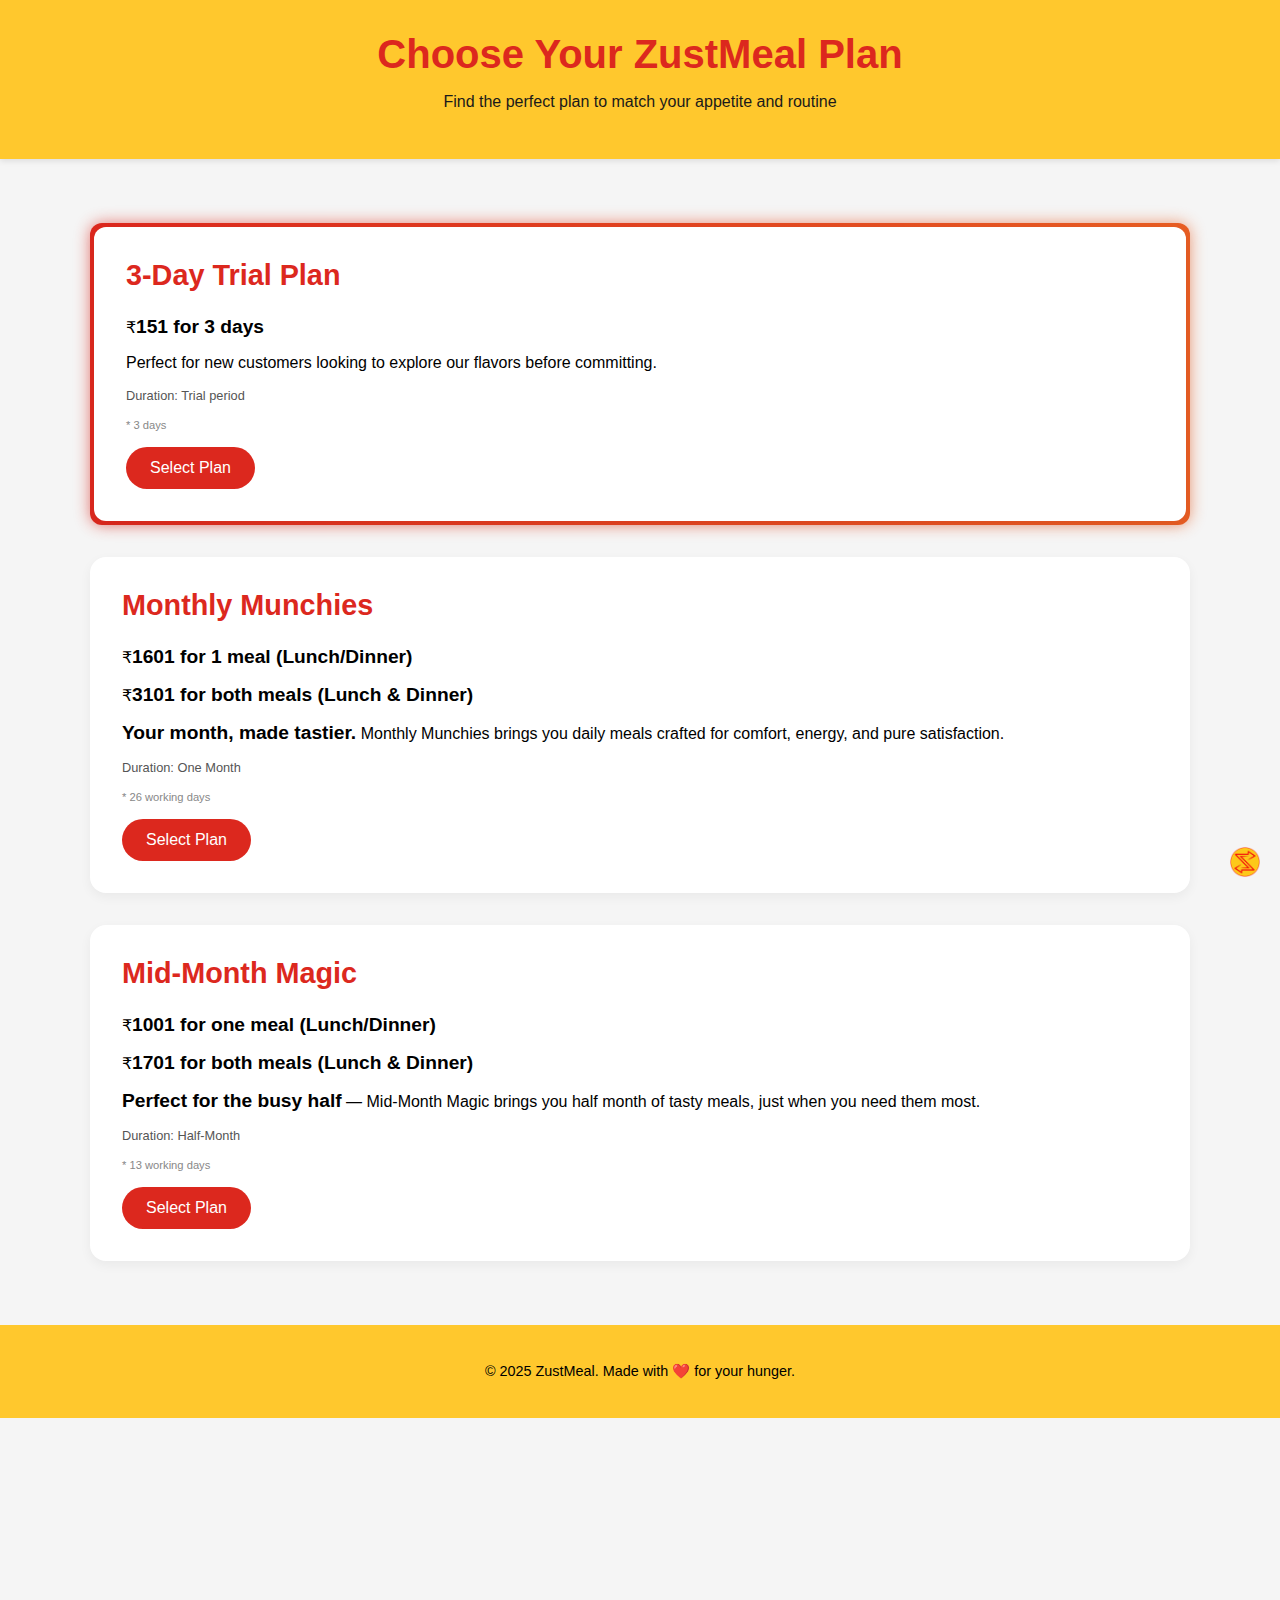
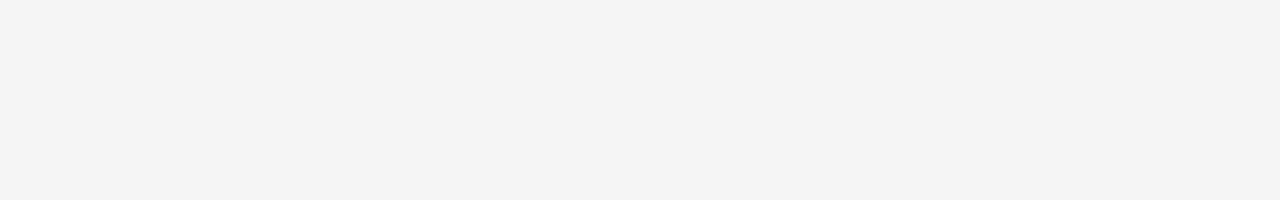
<file: price.html>
<!DOCTYPE html>
<html lang="en">
<head>
  <meta charset="UTF-8" />
  <meta name="viewport" content="width=device-width, initial-scale=1.0"/>
  <title>Choose Your Plan - ZustMeal</title>
  <style>
    :root {
      --yellow: rgb(255, 200, 45);
      --red: #dc281e;
      --text-dark: #000000;
      --light-bg: #fff8ef;
    }

    body {
      margin: 0;
      font-family: 'Segoe UI', sans-serif;
      background-color: var(--light-bg);
      color: var(--text-dark);
    }

    header {
      background: var(--yellow);
      color: #1a1a1a;
      padding: 2rem;
      text-align: center;
      box-shadow: 0 2px 6px rgba(0, 0, 0, 0.1);
    }

    header h1 {
  margin: 0;
  font-size: 2.5rem;
  font-weight: bold;
  color: rgb(220, 40, 30); /* Added line */
}

    main {
      max-width: 1100px;
      margin: 2rem auto;
      padding: 2rem;
      display: grid;
      gap: 2rem;
    }

    .plan-card {
      background: white;
      border-radius: 1rem;
      padding: 2rem;
      box-shadow: 0 4px 12px rgba(0, 0, 0, 0.05);
      transition: transform 0.3s ease, box-shadow 0.3s ease;
      position: relative;
      z-index: 1;
    }

    .plan-card:hover {
      transform: translateY(-5px);
      box-shadow: 0 8px 24px rgba(0, 0, 0, 0.1);
    }

    .plan-card h2 {
      margin-top: 0;
      color: var(--red);
      font-size: 1.8rem;
    }

    .plan-card p {
      margin: 0.5rem 0 1rem;
    }

    .plan-card strong {
      font-size: 1.2rem;
    }

    .plan-card .duration {
      font-size: 0.8rem;
      color: #555;
    }

    .plan-card .working-days {
      font-size: 0.7rem;
      color: #888;
      margin-top: 0.5rem;
    }

    .plan-card button {
      background-color: var(--red);
      color: white;
      border: none;
      padding: 0.75rem 1.5rem;
      border-radius: 50px;
      cursor: pointer;
      font-size: 1rem;
      transition: background-color 0.3s ease;
    }

    .plan-card button:hover {
      background-color: #b02018;
    }

    footer {
      text-align: center;
      padding: 1.5rem;
      background: var(--yellow);
      color: var(--text-dark);
      font-size: 0.9rem;
      margin-top: 2rem;
    }

    /* Red-Yellow Rotating Border for Trial Plan */
    .rotating-border-wrapper {
      position: relative;
      border-radius: 0.75rem;
      padding: 4px;
      background: linear-gradient(270deg, #dc281e, #ffc82d, #dc281e);
      background-size: 600% 600%;
      animation: rotateBorder 4s linear infinite;
    }

    .rotating-border-wrapper::before {
      content: "";
      position: absolute;
      inset: 0;
      border-radius: 0.75rem;
      background: inherit;
      z-index: 0;
      filter: blur(8px);
      opacity: 0.6;
    }

    .rotating-border-wrapper .plan-card {
      position: relative;
      z-index: 1;
      background: #fff;
      border-radius: 0.75rem;
    }

    @keyframes rotateBorder {
      0% {
        background-position: 0% 50%;
      }
      50% {
        background-position: 100% 50%;
      }
      100% {
        background-position: 0% 50%;
      }
    }

    /* Floating Button */
      body {
      margin: 0;
      font-family: Arial, sans-serif;
      background: #f5f5f5;
      height: 200vh;
    }

    .fab-container {
      position: fixed;
      bottom: 20px;
      right: 20px;
      z-index: 999;
    }

    .fab-options {
      display: flex;
      flex-direction: column;
      align-items: center;
      margin-bottom: 10px;
      opacity: 0;
      transform: translateY(10px) scale(0.95);
      transition: all 0.3s ease;
      pointer-events: none;
    }

    .fab-options.show {
      opacity: 1;
      transform: translateY(0) scale(1);
      pointer-events: auto;
    }

    .fab-icon {
      background: transparent;
      border: none;
      padding: 0;
      margin: 6px 0;
      width: 30px;
      height: 30px;
      display: flex;
      justify-content: center;
      align-items: center;
      cursor: pointer;
    }

    .fab-icon img {
      width: 100%;
      height: 100%;
      object-fit: contain;
    }

    .fab-button {
      width: 30px;
      height: 30px;
      background: transparent;
      border: none;
      cursor: pointer;
      position: relative;
    }

    .fab-button img {
      width: 30px;
      height: 30px;
      object-fit: contain;
      transition: opacity 0.1s ease;
      position: absolute;
      top: 0;
      left: 0;
    }

    .fab-button img#logo {
      opacity: 1;
    }

    .fab-button.open img#logo {
      opacity: 0;
    }

    .fab-button img#close {
      opacity: 0;
    }

    .fab-button.open img#close {
      opacity: 1;
    }

    @media (max-width: 480px) {
      .fab-container {
        bottom: 12px;
        right: 12px;
      }

      .fab-icon,
      .fab-button,
      .fab-button img {
        width: 45px;
        height: 45px;
      }
    }
    
/* Sidebar */
  #sidebar {
  position: fixed;
  top: 0;
  right: 0;
  width: 60%; /* ↓ reduced from 80% */
  max-width: 240px; /* ↓ reduced from 300px */
  height: 100%;
  background-color: white;
  box-shadow: -2px 0 10px rgba(0, 0, 0, 0.3);
  z-index: 1001;
  transform: translateX(100%);
  opacity: 0;
  transition: transform 0.5s ease, opacity 0.5s ease;
  padding: 2rem 1.5rem;
  display: flex;
  flex-direction: column;
  justify-content: flex-start;
  gap: var(--gap-unit);
}

    #sidebar.open {
      transform: translateX(0);
      opacity: 1;
    }

    #sidebar a {
      color: black;
      text-decoration: none;
      font-weight: bold;
      font-size: 1.3rem;
    }

    .follow-text {
      font-weight: bold;
      font-size: 1.3rem;
      color: black;
    }

    .social-icons {
      display: flex;
      gap: 16.3px;
      align-items: center;
    }

    .social-icons img {
      height: 2.5rem;
      width: auto;
    }

    /* Hamburger Icon */
    .hamburger {
      position: fixed;
      top: 20px;
      right: 20px;
      z-index: 1100;
      cursor: pointer;
      width: 30px;
      height: 24px;
      display: flex;
      flex-direction: column;
      justify-content: space-between;
    }

    .bar {
      height: 3px;
      width: 100%;
      background-color: red;
      border-radius: 2px;
      transition: all 0.3s ease;
    }

    .hamburger.active .bar1 {
      transform: rotate(48deg) translate(5px, 5px);
    }

    .hamburger.active .bar2 {
      opacity: 0;
    }

    .hamburger.active .bar3 {
      transform: rotate(-48deg) translate(5px, -5px);
    }

    /* Overlay */
    .overlay {
      position: fixed;
      top: 0;
      left: 0;
      height: 100%;
      width: 100%;
      background-color: rgba(0, 0, 0, 0.5);
      z-index: 1000;
      display: none;
    }

    .overlay.show {
      display: block;
    }

    /* Responsive */
    @media (max-width: 600px) {
      .hero h1 {
        font-size: 1.5rem;
      }

      .hero h2 {
        font-size: 1rem;
      }

      .hero button {
        font-size: 0.9rem;
        padding: 8px 16px;
      }

      #sidebar {
        width: 100%;
        padding: 1.5rem 1rem;
        gap: 30px;
      }

      #sidebar a,
      .follow-text {
        font-size: 0.95rem;
      }

      .social-icons img {
        height: 1.25rem;
      }

      .hamburger {
        width: 26px;
        height: 22px;
      }

      .bar {
        height: 3px;
      }
    }

    .zust-logo {
  height: 4.3rem;
  margin-top: 0.5rem;
}

@media (max-width: 600px) {
  .zust-logo {
    height: 3.5rem; /* Adjust the size as per your preference */
  }
}
      
  </style>
</head>
<body>
  <header>
    <h1>Choose Your ZustMeal Plan</h1>
    <p>Find the perfect plan to match your appetite and routine</p>
  </header>

  <main>
    <!-- 3-Day Trial Plan with rotating red-yellow border -->
    <div class="rotating-border-wrapper">
      <div class="plan-card">
        <h2>3-Day Trial Plan</h2>
        <p>₹<strong>151 for 3 days</strong></p>
        <p>Perfect for new customers looking to explore our flavors before committing.</p>
        <p class="duration">Duration: Trial period</p>
        <p class="working-days">* 3 days</p>
        <button onclick="window.location.href='form.html?plan=trial'">Select Plan</button>
      </div>
    </div>

    <!-- Mid-Month Magic -->
    <div class="plan-card">
      <h2>Monthly Munchies</h2>
      <p>₹<strong>1601 for 1 meal (Lunch/Dinner)</strong></p>
      <p>₹<strong>3101 for both meals (Lunch & Dinner)</strong></p>
      <p><strong>Your month, made tastier.</strong> Monthly Munchies brings you daily meals crafted for comfort, energy, and pure satisfaction.</p>
      <p class="duration">Duration: One Month</p>
      <p class="working-days">* 26 working days</p>
      <!-- For Mid-Month Magic -->
<button onclick="window.location.href='form.html?plan=mid'">Select Plan</button>
    </div>

    <!-- Monthly Munchies -->
    <div class="plan-card">
      <h2>Mid-Month Magic</h2>
      <p>₹<strong>1001 for one meal (Lunch/Dinner)</strong></p>
      <p>₹<strong>1701 for both meals (Lunch & Dinner)</strong></p>
      <p><strong>Perfect for the busy half</strong> — Mid-Month Magic brings you half month of tasty meals, just when you need them most.</p>
      <p class="duration">Duration: Half-Month</p>
      <p class="working-days">* 13 working days</p>
      <!-- For Monthly Munchies -->
<button onclick="window.location.href='form.html?plan=monthly'">Select Plan</button>
    </div>
  </main>
  <!-- Floating Action Button -->
<div class="fab-container">
  <div class="fab-options" id="fabOptions">
    <a href="tel:+919365294816" class="fab-icon">
      <img src="phone.png" alt="Phone">
    </a>
    <a href="https://wa.me/919365294816?text=Hello%20Zustmeal.%20I%E2%80%99m%20new%20in%20the%20city%20and%20interested%20in%20your%20meal%20service%2C%20hoping%20to%20find%20a%20little%20comfort%20and%20care%20in%20every%20bite%20❤️" class="fab-icon">
  <img src="whatsapp.png" alt="WhatsApp">
    </a>
  </div>
  <button class="fab-button" id="fabButton">
    <img id="logo" src="your-logo.png" alt="Logo Icon">
    <img id="close" src="x-logo.png" alt="Close Icon">
  </button>
</div>
  <footer>
    <p>© 2025 ZustMeal. Made with ❤️ for your hunger.</p>
  </footer>
  
  <script>
  <!-- Hamburger Icon -->
     function toggleSidebar() {
      const sidebar = document.getElementById('sidebar');
      const overlay = document.getElementById('overlay');
      const hamburger = document.getElementById('hamburger');
      sidebar.classList.toggle('open');
      overlay.classList.toggle('show');
      hamburger.classList.toggle('active');
    }

  <!-- Floating Button -->
  const fabButton = document.getElementById("fabButton");
  const fabOptions = document.getElementById("fabOptions");

  fabButton.addEventListener("click", () => {
    fabOptions.classList.toggle("show");
    fabButton.classList.toggle("open");
  });
  </script>
</body>
</html>
</file>
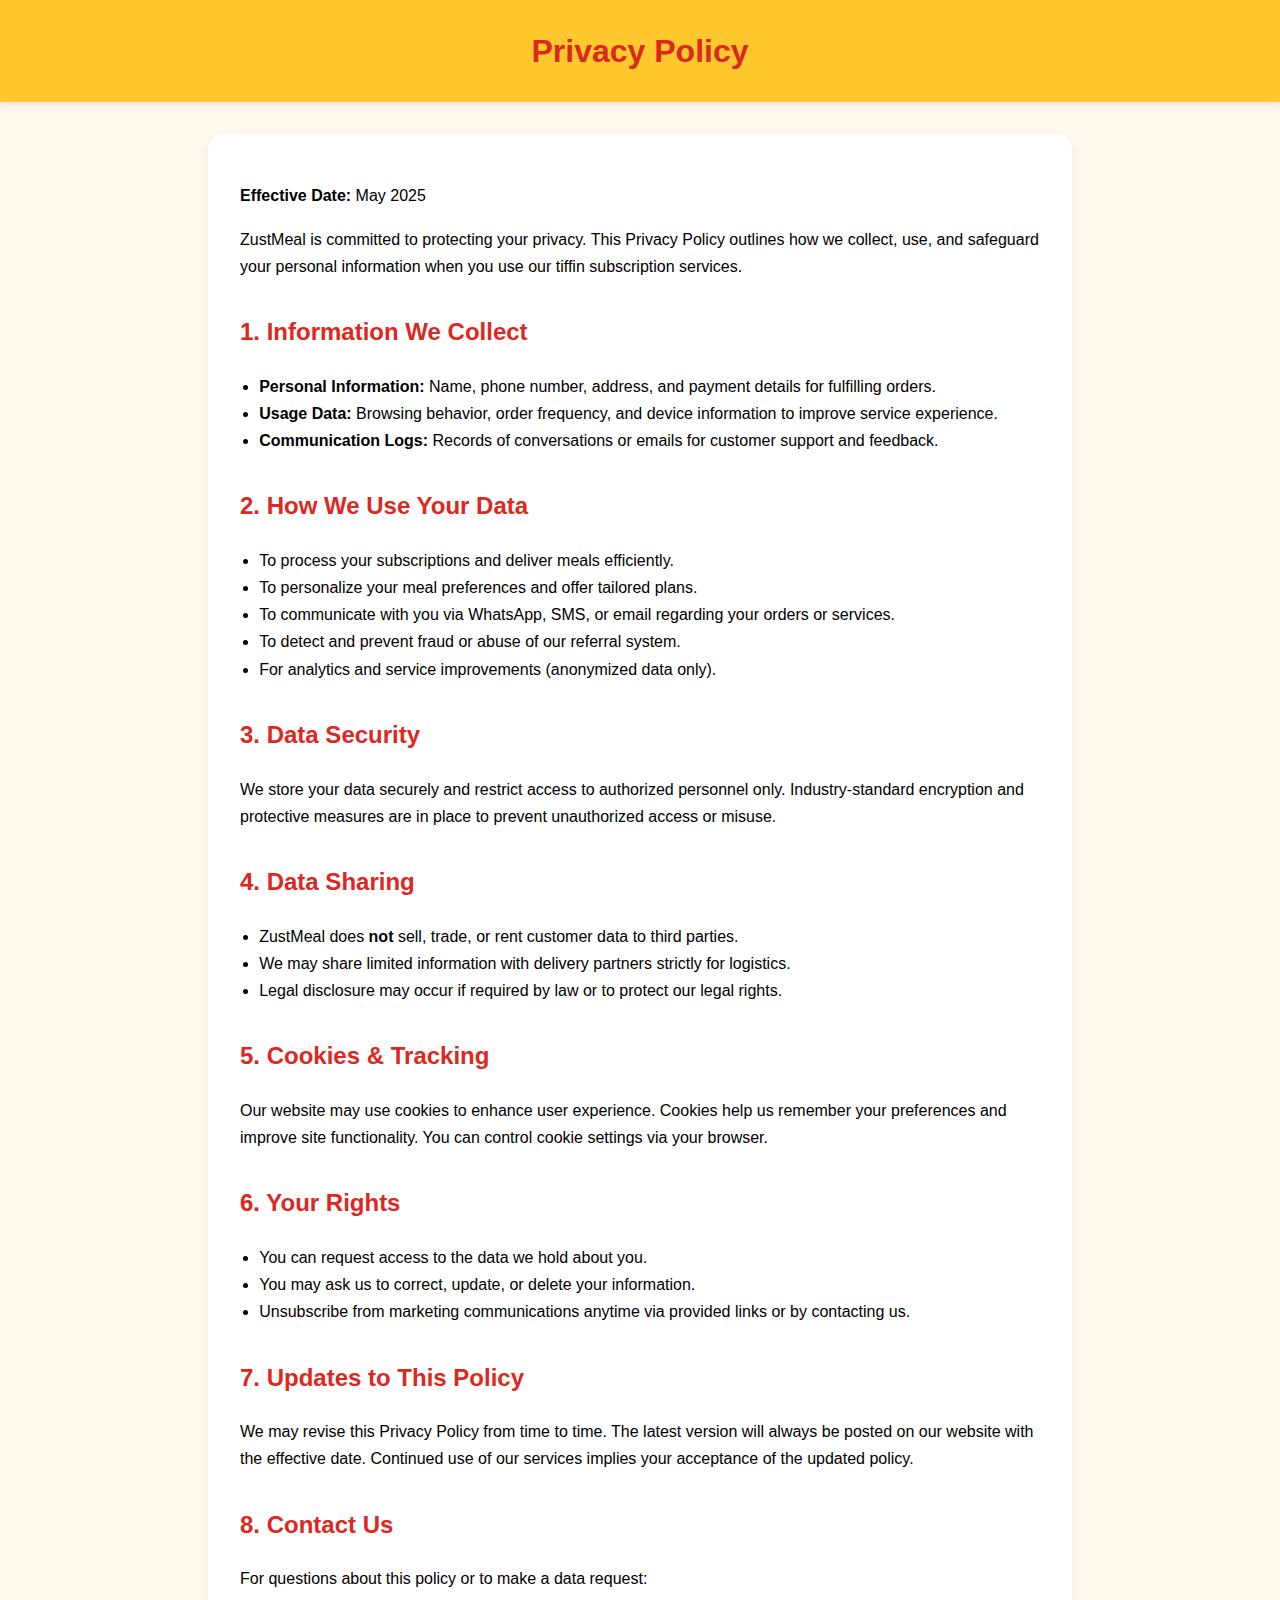
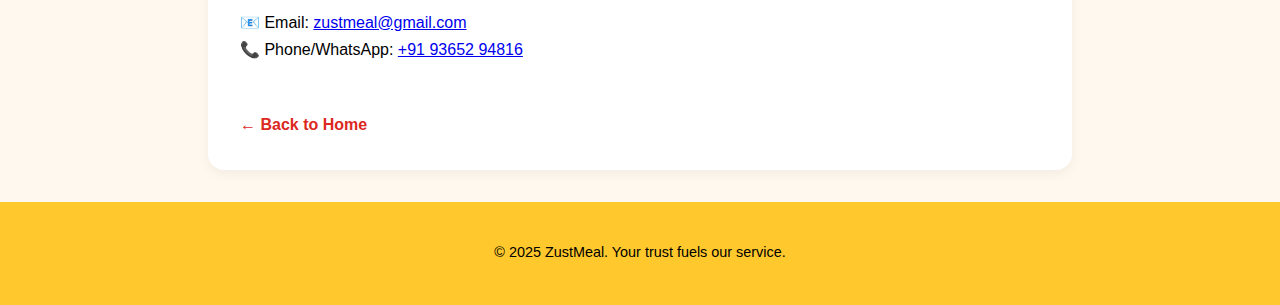
<file: privacy.html>
<!DOCTYPE html>
<html lang="en">
<head>
  <meta charset="UTF-8" />
  <meta name="viewport" content="width=device-width, initial-scale=1.0"/>
  <title>Privacy Policy - ZustMeal</title>
  <style>
    :root {
      --yellow: rgb(255, 200, 45);
      --red: #dc281e;
      --text-dark: #000000;
      --light-bg: #fff8ef;
    }

    body {
      margin: 0;
      font-family: 'Segoe UI', sans-serif;
      background-color: var(--light-bg);
      color: var(--text-dark);
      line-height: 1.7;
      padding: 0;
    }

    header {
      background: var(--yellow);
      padding: 1.5rem;
      text-align: center;
      box-shadow: 0 2px 6px rgba(0, 0, 0, 0.1);
    }

    header h1 {
      color: var(--red);
      margin: 0;
      font-size: 2rem;
    }

    main {
      max-width: 800px;
      margin: 2rem auto;
      background: white;
      padding: 2rem;
      border-radius: 1rem;
      box-shadow: 0 4px 12px rgba(0,0,0,0.05);
    }

    h2 {
      color: var(--red);
      margin-top: 2rem;
    }

    p {
      margin-bottom: 1rem;
    }

    ul {
      padding-left: 1.2rem;
    }

    footer {
      text-align: center;
      padding: 1.5rem;
      background: var(--yellow);
      margin-top: 2rem;
      font-size: 0.9rem;
    }

    .back-link {
      display: inline-block;
      margin-top: 2rem;
      text-decoration: none;
      color: var(--red);
      font-weight: bold;
    }

    @media screen and (max-width: 600px) {
      main {
        margin: 1rem;
        padding: 1.5rem;
      }
    }
  </style>
</head>
<body>
  <header>
    <h1>Privacy Policy</h1>
  </header>

  <main>
    <p><strong>Effective Date:</strong> May 2025</p>

    <p>ZustMeal is committed to protecting your privacy. This Privacy Policy outlines how we collect, use, and safeguard your personal information when you use our tiffin subscription services.</p>

    <h2>1. Information We Collect</h2>
    <ul>
      <li><strong>Personal Information:</strong> Name, phone number, address, and payment details for fulfilling orders.</li>
      <li><strong>Usage Data:</strong> Browsing behavior, order frequency, and device information to improve service experience.</li>
      <li><strong>Communication Logs:</strong> Records of conversations or emails for customer support and feedback.</li>
    </ul>

    <h2>2. How We Use Your Data</h2>
    <ul>
      <li>To process your subscriptions and deliver meals efficiently.</li>
      <li>To personalize your meal preferences and offer tailored plans.</li>
      <li>To communicate with you via WhatsApp, SMS, or email regarding your orders or services.</li>
      <li>To detect and prevent fraud or abuse of our referral system.</li>
      <li>For analytics and service improvements (anonymized data only).</li>
    </ul>

    <h2>3. Data Security</h2>
    <p>We store your data securely and restrict access to authorized personnel only. Industry-standard encryption and protective measures are in place to prevent unauthorized access or misuse.</p>

    <h2>4. Data Sharing</h2>
    <ul>
      <li>ZustMeal does <strong>not</strong> sell, trade, or rent customer data to third parties.</li>
      <li>We may share limited information with delivery partners strictly for logistics.</li>
      <li>Legal disclosure may occur if required by law or to protect our legal rights.</li>
    </ul>

    <h2>5. Cookies & Tracking</h2>
    <p>Our website may use cookies to enhance user experience. Cookies help us remember your preferences and improve site functionality. You can control cookie settings via your browser.</p>

    <h2>6. Your Rights</h2>
    <ul>
      <li>You can request access to the data we hold about you.</li>
      <li>You may ask us to correct, update, or delete your information.</li>
      <li>Unsubscribe from marketing communications anytime via provided links or by contacting us.</li>
    </ul>

    <h2>7. Updates to This Policy</h2>
    <p>We may revise this Privacy Policy from time to time. The latest version will always be posted on our website with the effective date. Continued use of our services implies your acceptance of the updated policy.</p>

    <h2>8. Contact Us</h2>
    <p>For questions about this policy or to make a data request:</p>
    <p>📧 Email: <a href="mailto:zustmeal@gmail.com">zustmeal@gmail.com</a><br/>
       📞 Phone/WhatsApp: <a href="tel:+919365294816">+91 93652 94816</a></p>

    <a class="back-link" href="/">← Back to Home</a>
  </main>

  <footer>
    <p>© 2025 ZustMeal. Your trust fuels our service.</p>
  </footer>
</body>
</html>
</file>
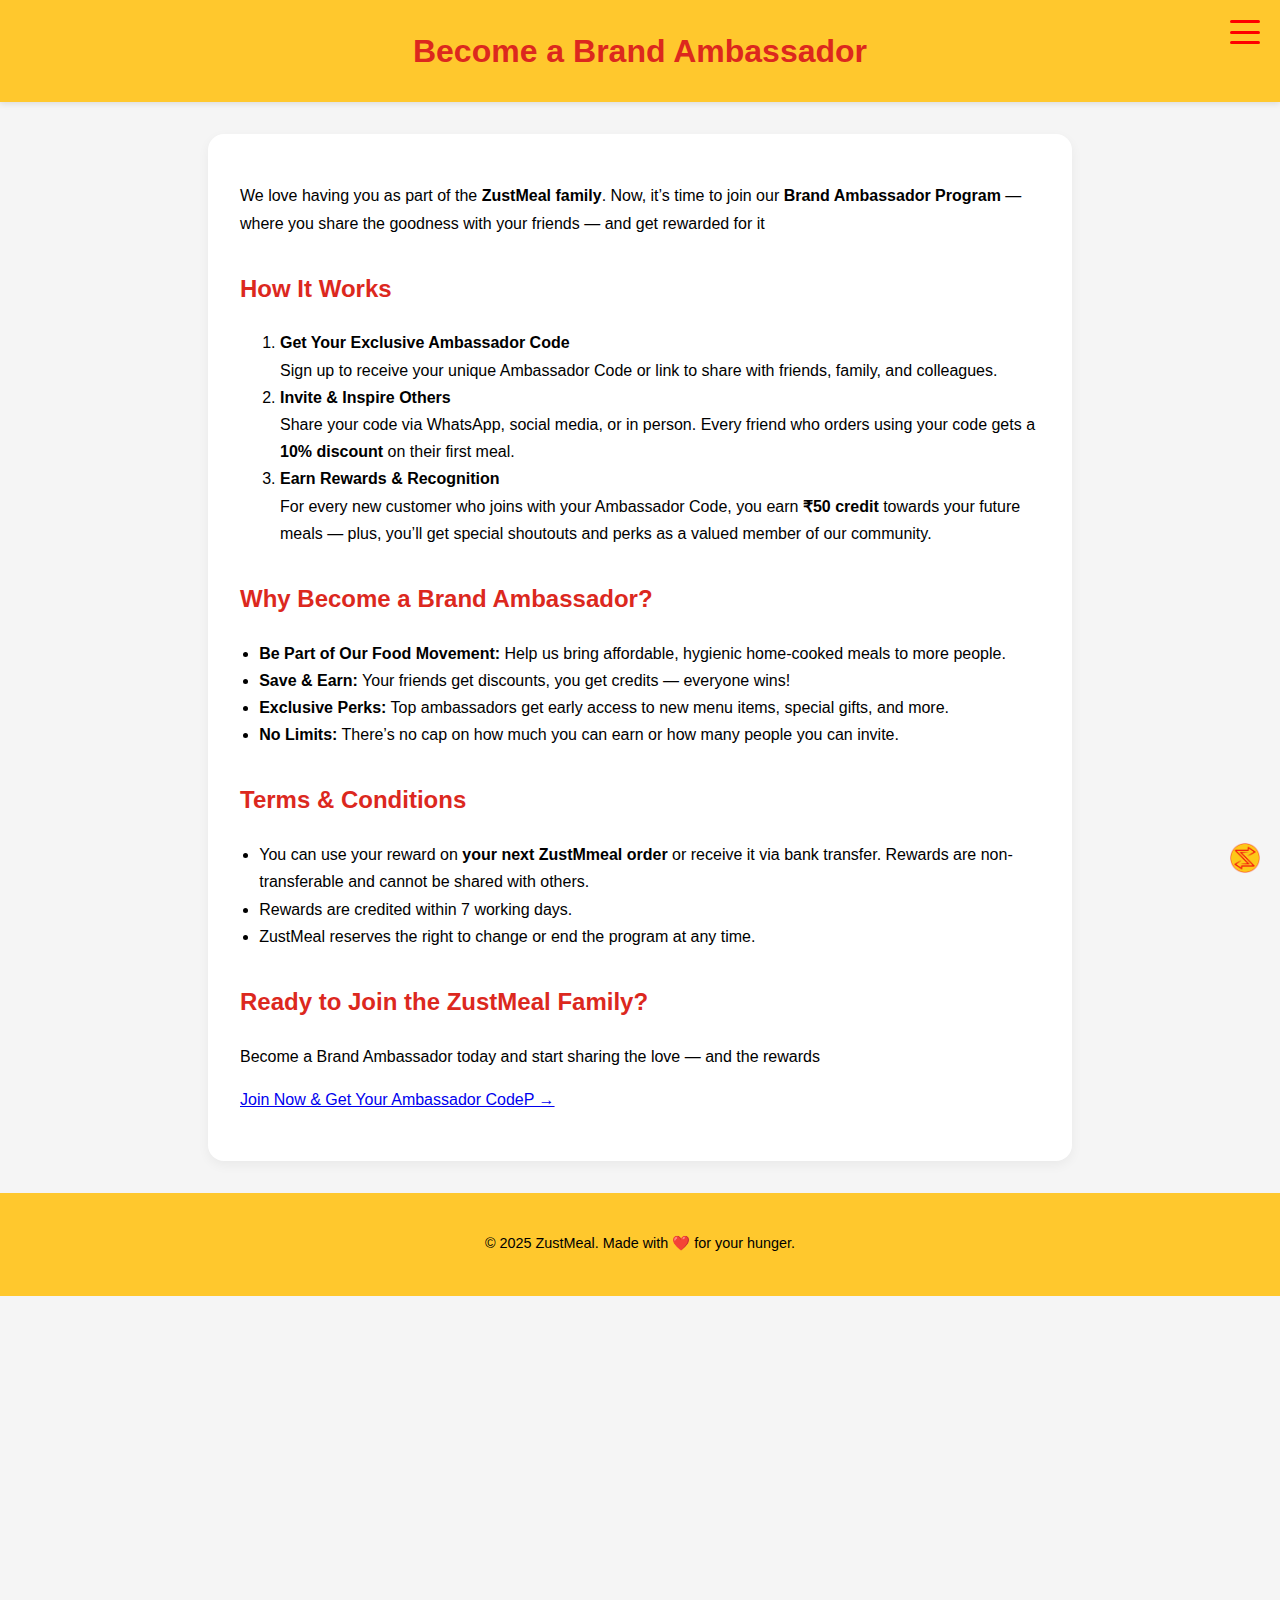
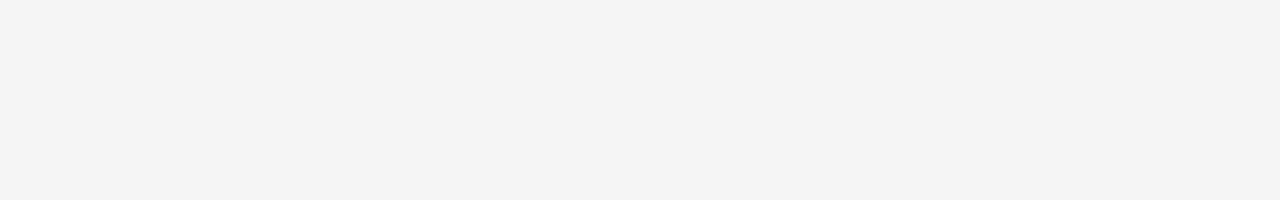
<file: refer.html>
<!DOCTYPE html>
<html lang="en">
<head>
  <meta charset="UTF-8" />
  <meta name="viewport" content="width=device-width, initial-scale=1.0"/>
  <title>Brand Ambassador - ZustMeal</title>
  <style>
    :root {
      --yellow: rgb(255, 200, 45);
      --red: rgb(220, 40, 30);
      --text-dark: #000000;
      --light-bg: #fff8ef;
    }

    body {
      margin: 0;
      font-family: 'Segoe UI', sans-serif;
      background-color: var(--light-bg);
      color: var(--text-dark);
      line-height: 1.7;
      padding: 0;
    }

    header {
      background: var(--yellow);
      padding: 1.5rem;
      text-align: center;
      box-shadow: 0 2px 6px rgba(0, 0, 0, 0.1);
      position: relative;
    }

    header h1 {
      color: var(--red);
      margin: 0;
      font-size: 2rem;
    }

    .close-btn {
      position: absolute;
      top: 1rem;
      right: 1rem;
      background: var(--red);
      color: white;
      border: none;
      font-size: 1.2rem;
      border-radius: 50%;
      width: 32px;
      height: 32px;
      cursor: pointer;
      transition: background 0.2s ease;
    }

    .close-btn:hover {
      background: #a3140f;
    }

    main {
      max-width: 800px;
      margin: 2rem auto;
      background: white;
      padding: 2rem;
      border-radius: 1rem;
      box-shadow: 0 4px 12px rgba(0,0,0,0.05);
    }

    h2 {
      color: var(--red);
      margin-top: 2rem;
    }

    p {
      margin-bottom: 1rem;
    }

    ul {
      padding-left: 1.2rem;
    }

    footer {
      text-align: center;
      padding: 1.5rem;
      background: var(--yellow);
      margin-top: 2rem;
      font-size: 0.9rem;
    }

    @media screen and (max-width: 600px) {
      main {
        margin: 1rem;
        padding: 1.5rem;
      }
    }
    /* Floating Button */
      body {
      margin: 0;
      font-family: Arial, sans-serif;
      background: #f5f5f5;
      height: 200vh;
    }

    .fab-container {
      position: fixed;
      bottom: 20px;
      right: 20px;
      z-index: 999;
    }

    .fab-options {
      display: flex;
      flex-direction: column;
      align-items: center;
      margin-bottom: 10px;
      opacity: 0;
      transform: translateY(10px) scale(0.95);
      transition: all 0.3s ease;
      pointer-events: none;
    }

    .fab-options.show {
      opacity: 1;
      transform: translateY(0) scale(1);
      pointer-events: auto;
    }

    .fab-icon {
      background: transparent;
      border: none;
      padding: 0;
      margin: 6px 0;
      width: 30px;
      height: 30px;
      display: flex;
      justify-content: center;
      align-items: center;
      cursor: pointer;
    }

    .fab-icon img {
      width: 100%;
      height: 100%;
      object-fit: contain;
    }

    .fab-button {
      width: 30px;
      height: 30px;
      background: transparent;
      border: none;
      cursor: pointer;
      position: relative;
    }

    .fab-button img {
      width: 30px;
      height: 30px;
      object-fit: contain;
      transition: opacity 0.1s ease;
      position: absolute;
      top: 0;
      left: 0;
    }

    .fab-button img#logo {
      opacity: 1;
    }

    .fab-button.open img#logo {
      opacity: 0;
    }

    .fab-button img#close {
      opacity: 0;
    }

    .fab-button.open img#close {
      opacity: 1;
    }

    @media (max-width: 480px) {
      .fab-container {
        bottom: 12px;
        right: 12px;
      }

      .fab-icon,
      .fab-button,
      .fab-button img {
        width: 45px;
        height: 45px;
      }
    }
    
/* Sidebar */
  #sidebar {
  position: fixed;
  top: 0;
  right: 0;
  width: 60%; /* ↓ reduced from 80% */
  max-width: 240px; /* ↓ reduced from 300px */
  height: 100%;
  background-color: white;
  box-shadow: -2px 0 10px rgba(0, 0, 0, 0.3);
  z-index: 1001;
  transform: translateX(100%);
  opacity: 0;
  transition: transform 0.5s ease, opacity 0.5s ease;
  padding: 2rem 1.5rem;
  display: flex;
  flex-direction: column;
  justify-content: flex-start;
  gap: var(--gap-unit);
}

    #sidebar.open {
      transform: translateX(0);
      opacity: 1;
    }

    #sidebar a {
      color: black;
      text-decoration: none;
      font-weight: bold;
      font-size: 1.3rem;
    }

    .follow-text {
      font-weight: bold;
      font-size: 1.3rem;
      color: black;
    }

    .social-icons {
      display: flex;
      gap: 16.3px;
      align-items: center;
    }

    .social-icons img {
      height: 2.5rem;
      width: auto;
    }

    /* Hamburger Icon */
    .hamburger {
      position: fixed;
      top: 20px;
      right: 20px;
      z-index: 1100;
      cursor: pointer;
      width: 30px;
      height: 24px;
      display: flex;
      flex-direction: column;
      justify-content: space-between;
    }

    .bar {
      height: 3px;
      width: 100%;
      background-color: red;
      border-radius: 2px;
      transition: all 0.3s ease;
    }

    .hamburger.active .bar1 {
      transform: rotate(48deg) translate(5px, 5px);
    }

    .hamburger.active .bar2 {
      opacity: 0;
    }

    .hamburger.active .bar3 {
      transform: rotate(-48deg) translate(5px, -5px);
    }

    /* Overlay */
    .overlay {
      position: fixed;
      top: 0;
      left: 0;
      height: 100%;
      width: 100%;
      background-color: rgba(0, 0, 0, 0.5);
      z-index: 1000;
      display: none;
    }

    .overlay.show {
      display: block;
    }

    /* Responsive */
    @media (max-width: 600px) {
      .hero h1 {
        font-size: 1.5rem;
      }

      .hero h2 {
        font-size: 1rem;
      }

      .hero button {
        font-size: 0.9rem;
        padding: 8px 16px;
      }

      #sidebar {
        width: 100%;
        padding: 1.5rem 1rem;
        gap: 30px;
      }

      #sidebar a,
      .follow-text {
        font-size: 0.95rem;
      }

      .social-icons img {
        height: 1.25rem;
      }

      .hamburger {
        width: 26px;
        height: 22px;
      }

      .bar {
        height: 3px;
      }
    }

    .zust-logo {
  height: 4.3rem;
  margin-top: 0.5rem;
}

@media (max-width: 600px) {
  .zust-logo {
    height: 3.5rem; /* Adjust the size as per your preference */
  }
}
  </style>
</head>
<body>
  <header>
    <h1>Become a Brand Ambassador</h1>
  </header>
<!-- Hamburger Icon -->
  <div class="hamburger" onclick="toggleSidebar()" id="hamburger">
    <div class="bar bar1"></div>
    <div class="bar bar2"></div>
    <div class="bar bar3"></div>
  </div>

  <!-- Sidebar -->
  <div id="sidebar">
    <a href="index.html"><li>Zustmeal</li></a>
    <a href="about us.html"><li>Why Zustmeal?</li></a>
    <a href="Menu.html"><li>Taste Zone</li></a>
    <a href="price.html"><li>Unlock Meals</li></a>
    <a href="refer.html"><li>Become a Brand Ambassador</li></a>
    <div class="follow-text">Let’s vibe on</div>
    <div class="social-icons">
      <a href="https://www.instagram.com/zustmeal?igsh=eTh2N2JvajMzMnlv" target="_blank">
        <img src="instagram.png"/>
      </a>
      <a href="https://www.instagram.com/zustmeal?igsh=eTh2N2JvajMzMnlv" target="_blank">
        <img src="facebook.png"/>
      </a>
      <a href="https://www.instagram.com/zustmeal?igsh=eTh2N2JvajMzMnlv" target="_blank">
        <img src="x.png"/>
      </a>
    </div>
  </div>

  <!-- Overlay -->
  <div class="overlay" id="overlay" onclick="toggleSidebar()"></div>
  
  <main>
    <p>We love having you as part of the <strong>ZustMeal family</strong>. Now, it’s time to join our <strong>Brand Ambassador Program</strong> — where you share the goodness with your friends — and get rewarded for it</p>
    <h2>How It Works</h2>
    <ol>
      <li><strong>Get Your Exclusive Ambassador Code</strong><br />Sign up to receive your unique Ambassador Code or link to share with friends, family, and colleagues.</li>
      <li><strong>Invite &amp; Inspire Others</strong><br />Share your code via WhatsApp, social media, or in person. Every friend who orders using your code gets a <strong>10% discount</strong> on their first meal.</li>
      <li><strong>Earn Rewards &amp; Recognition</strong><br />For every new customer who joins with your Ambassador Code, you earn <strong>₹50 credit</strong> towards your future meals — plus, you’ll get special shoutouts and perks as a valued member of our community.</li>
    </ol>

    <h2>Why Become a Brand Ambassador?</h2>
    <ul>
      <li><strong>Be Part of Our Food Movement:</strong> Help us bring affordable, hygienic home-cooked meals to more people.</li>
      <li><strong>Save &amp; Earn:</strong> Your friends get discounts, you get credits — everyone wins!</li>
      <li><strong>Exclusive Perks:</strong> Top ambassadors get early access to new menu items, special gifts, and more.</li>
      <li><strong>No Limits:</strong> There’s no cap on how much you can earn or how many people you can invite.</li>
    </ul>
    <h2>Terms &amp; Conditions</h2>
    <ul>
      <li> You can use your reward on <strong>your next ZustMmeal order</strong> or receive it via bank transfer. Rewards are non-transferable and cannot be shared with others.</li>
      <li>Rewards are credited within 7 working days.</li>
      <li>ZustMeal reserves the right to change or end the program at any time.</li>
    </ul>

    <h2>Ready to Join the ZustMeal Family?</h2>
    <p>Become a Brand Ambassador today and start sharing the love — and the rewards</p>
    <p><a href="https://wa.me/919365294816?text=Hey%2C%20Send%20me%20my%20invite%20Code.%20I%20want%20to%20invite%20my%20friend" class="btn" style="margin-bottom: 10rem; margin-top: -0.25rem;">Join Now &amp; Get Your Ambassador CodeP →</a></p>
  </main>

  <!-- Floating Action Button -->
<div class="fab-container">
  <div class="fab-options" id="fabOptions">
    <a href="tel:+919365294816" class="fab-icon">
      <img src="phone.png">
    </a>
    <a href="https://wa.me/919365294816?text=Hello%20ZustMeal.%20I%E2%80%99m%20new%20in%20the%20city%20and%20interested%20in%20your%20meal%20service%2C%20hoping%20to%20find%20a%20little%20comfort%20and%20care%20in%20every%20bite.%20❤️" class="fab-icon">
  <img src="whatsapp.png">
    </a>
  </div>
  <button class="fab-button" id="fabButton">
    <img id="logo" src="your-logo.png" alt="Logo Icon">
    <img id="close" src="x-logo.png" alt="Close Icon">
  </button>
</div>

  <footer>
    <p>© 2025 ZustMeal. Made with ❤️ for your hunger.</p>
  </footer>
<script>
  <!-- Hamburger Icon -->
     function toggleSidebar() {
      const sidebar = document.getElementById('sidebar');
      const overlay = document.getElementById('overlay');
      const hamburger = document.getElementById('hamburger');
      sidebar.classList.toggle('open');
      overlay.classList.toggle('show');
      hamburger.classList.toggle('active');
    }

  <!-- Floating Button -->
  const fabButton = document.getElementById("fabButton");
  const fabOptions = document.getElementById("fabOptions");

  fabButton.addEventListener("click", () => {
    fabOptions.classList.toggle("show");
    fabButton.classList.toggle("open");
  });
</script>
</body>
</html>
</file>
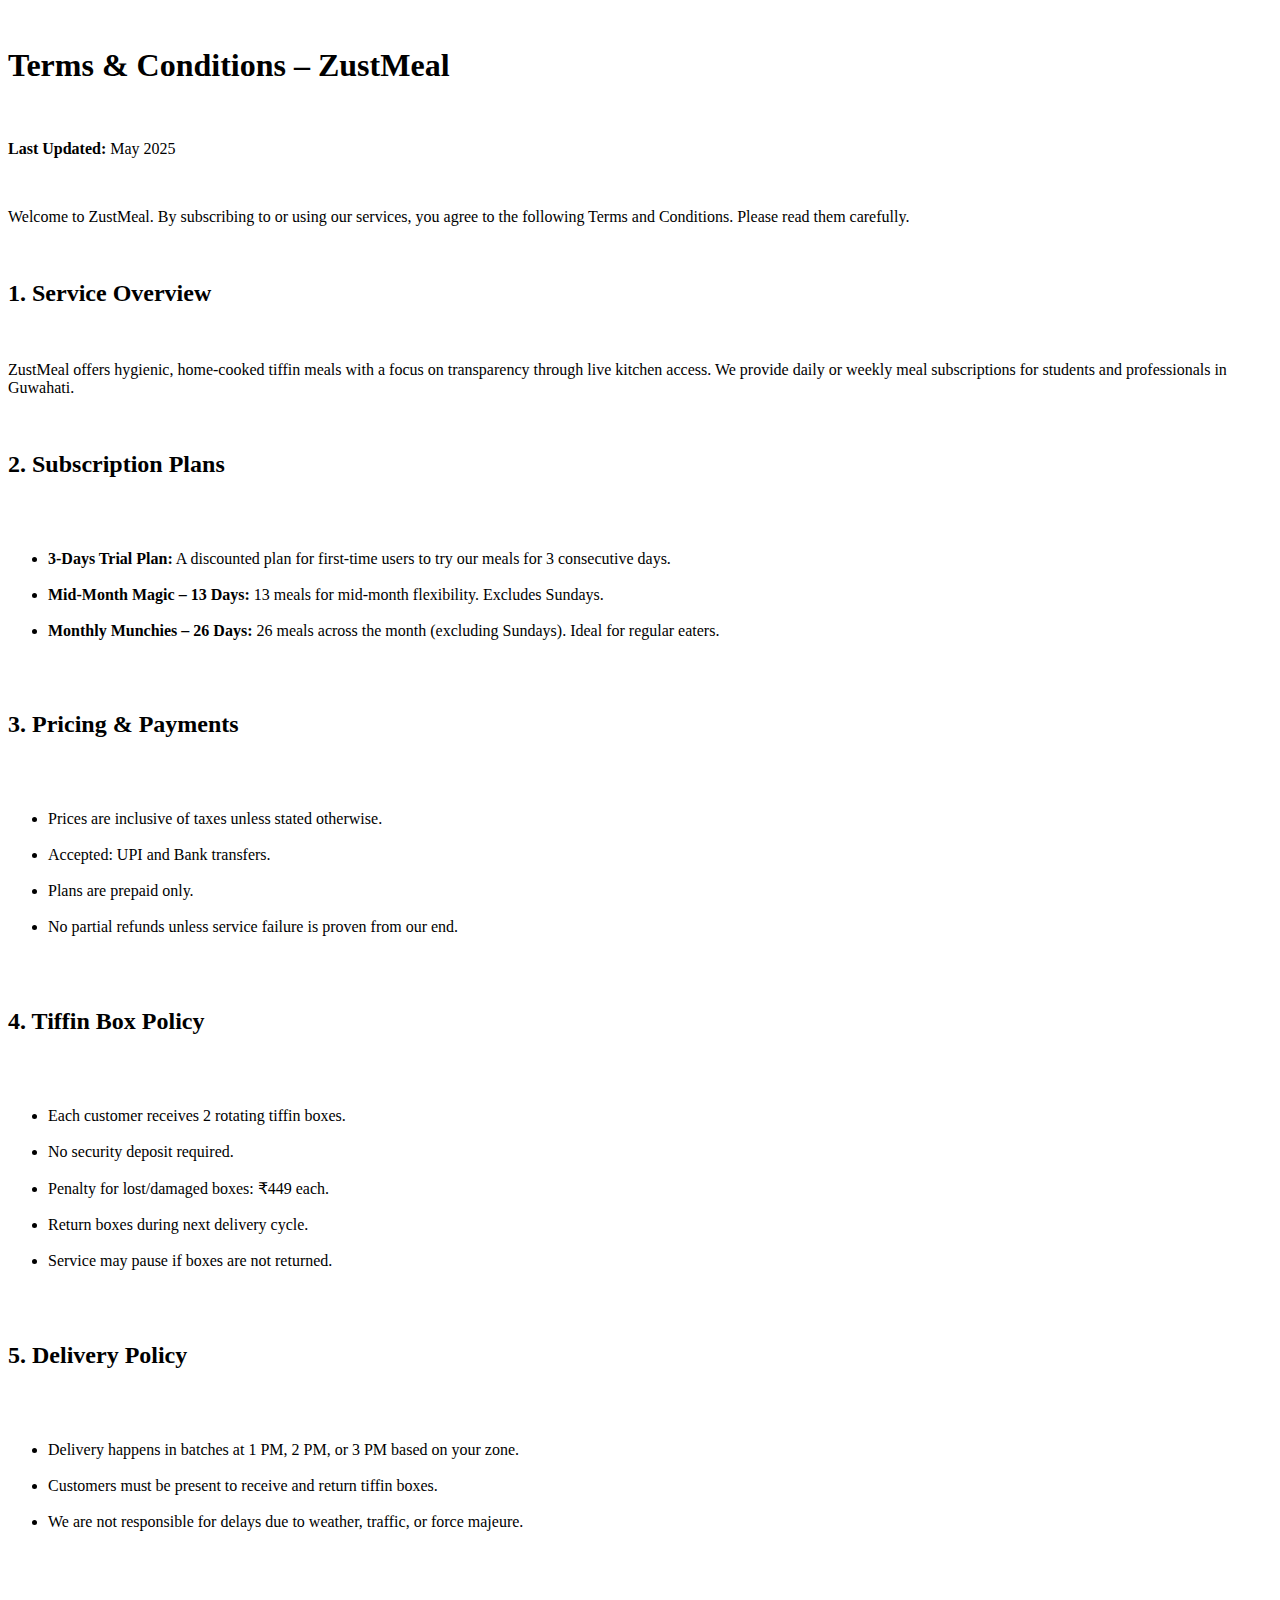
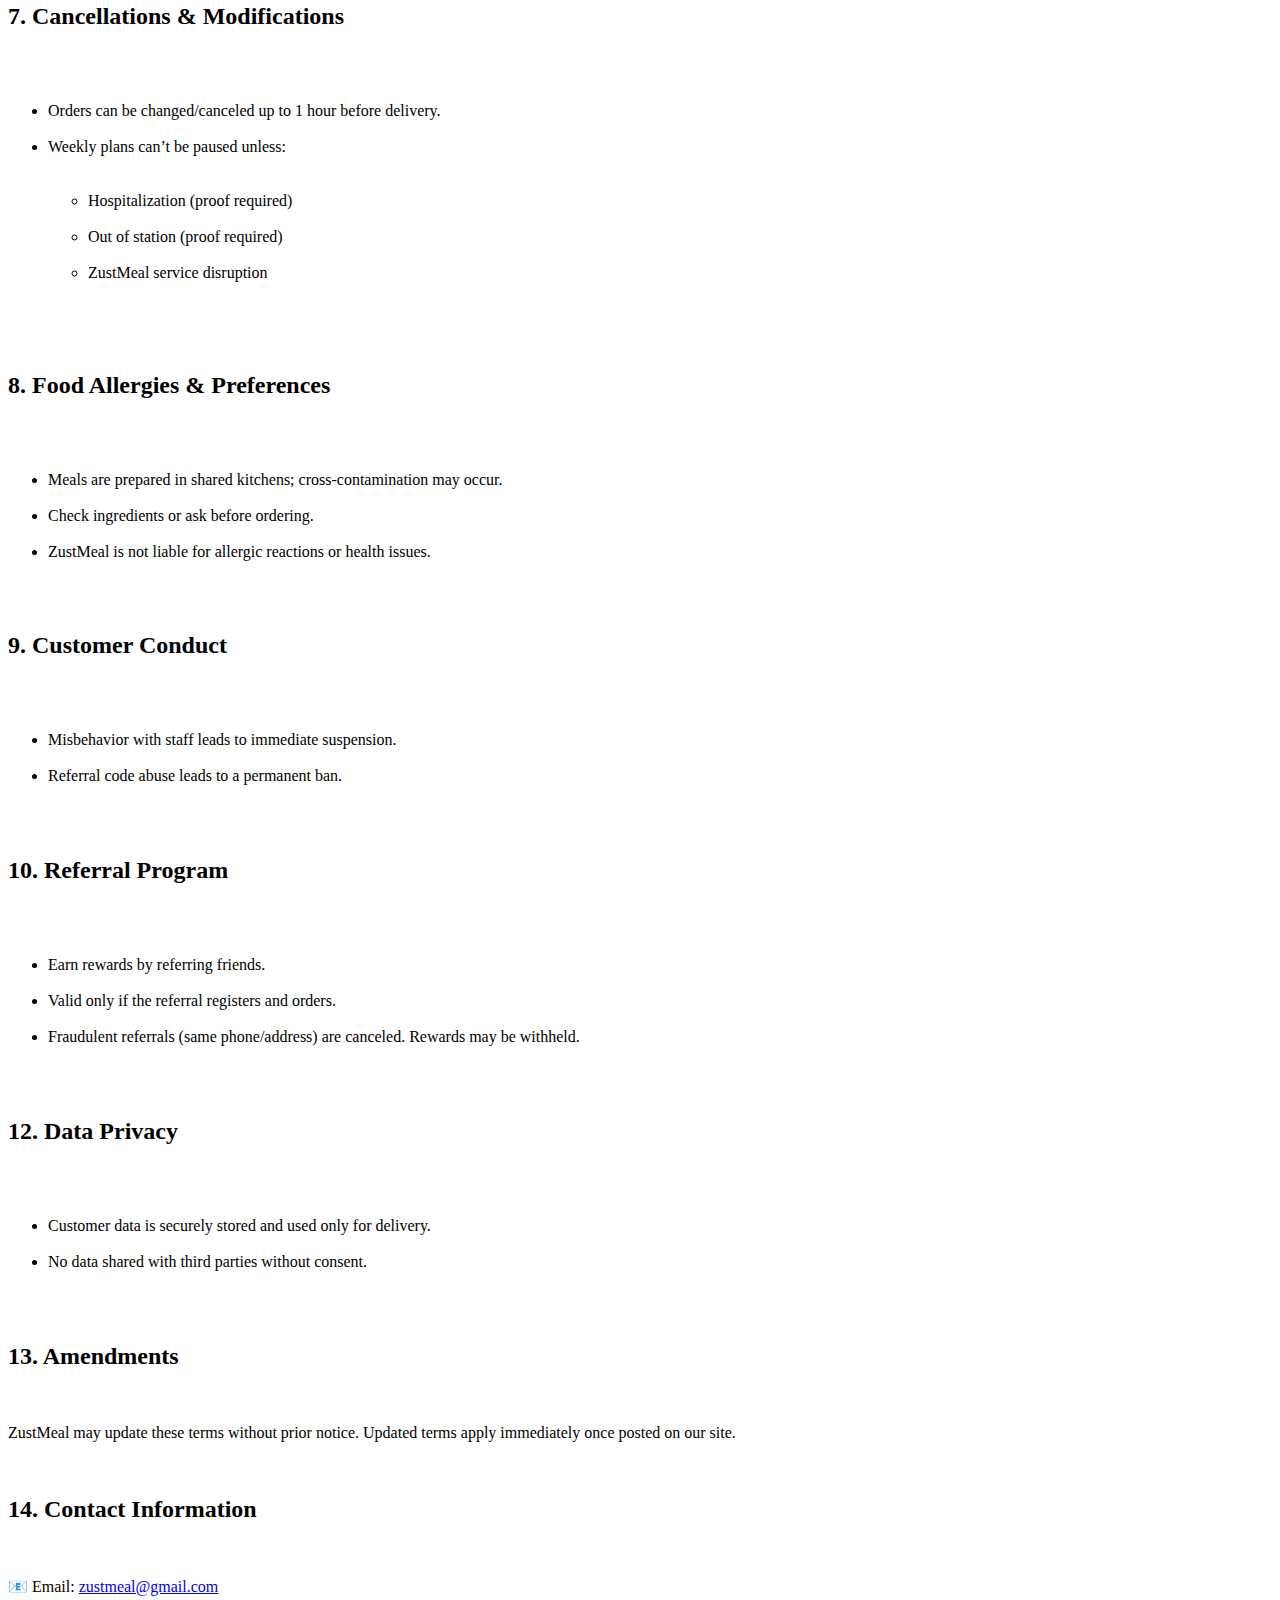
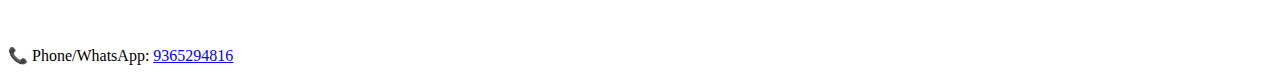
<file: terms.html>
<!DOCTYPE html>
<html lang="en">
<head>
  <meta charset="UTF-8" />
  <meta name="viewport" content="width=device-width, initial-scale=1.0"/>
  <title>Terms & Conditions – ZustMeal</title>
  <style>
    :root {
      --yellow: rgb(255, 200, 45);
      --red: rgb(220, 40, 30);
      --text-dark: #000000;
      --light-bg: #fff8ef;
    }

    body {
      margin: 0;
      font-family: 'Segoe UI', sans-serif;
      background-color: var(--light-bg);
      color: var(--text-dark);
      padding: 2rem;
      line-height: 1.6;
    }

    h1 {
      color: var(--red);
      text-align: center;
    }

    h2 {
      color: var(--yellow);
      margin-top: 2rem;
    }

    ul {
      padding-left: 1.2rem;
    }

    p {
      margin-bottom: 1rem;
    }

    a {
      color: var(--red);
    }
  </style>
</head>
<body>
  <h1>Terms & Conditions – ZustMeal</h1>
  <p><strong>Last Updated:</strong> May 2025</p>
  <p>Welcome to ZustMeal. By subscribing to or using our services, you agree to the following Terms and Conditions. Please read them carefully.</p>

  <h2>1. Service Overview</h2>
  <p>ZustMeal offers hygienic, home-cooked tiffin meals with a focus on transparency through live kitchen access. We provide daily or weekly meal subscriptions for students and professionals in Guwahati.</p>

  <h2>2. Subscription Plans</h2>
  <ul>
    <li><strong>3-Days Trial Plan:</strong> A discounted plan for first-time users to try our meals for 3 consecutive days.</li>
    <li><strong>Mid-Month Magic – 13 Days:</strong> 13 meals for mid-month flexibility. Excludes Sundays.</li>
    <li><strong>Monthly Munchies – 26 Days:</strong> 26 meals across the month (excluding Sundays). Ideal for regular eaters.</li>
  </ul>

  <h2>3. Pricing & Payments</h2>
  <ul>
    <li>Prices are inclusive of taxes unless stated otherwise.</li>
    <li>Accepted: UPI and Bank transfers.</li>
    <li>Plans are prepaid only.</li>
    <li>No partial refunds unless service failure is proven from our end.</li>
  </ul>

  <h2>4. Tiffin Box Policy</h2>
  <ul>
    <li>Each customer receives 2 rotating tiffin boxes.</li>
    <li>No security deposit required.</li>
    <li>Penalty for lost/damaged boxes: ₹449 each.</li>
    <li>Return boxes during next delivery cycle.</li>
    <li>Service may pause if boxes are not returned.</li>
  </ul>

  <h2>5. Delivery Policy</h2>
  <ul>
    <li>Delivery happens in batches at 1 PM, 2 PM, or 3 PM based on your zone.</li>
    <li>Customers must be present to receive and return tiffin boxes.</li>
    <li>We are not responsible for delays due to weather, traffic, or force majeure.</li>
  </ul>

  <h2>7. Cancellations & Modifications</h2>
  <ul>
    <li>Orders can be changed/canceled up to 1 hour before delivery.</li>
    <li>Weekly plans can’t be paused unless:</li>
      <ul>
        <li>Hospitalization (proof required)</li>
        <li>Out of station (proof required)</li>
        <li>ZustMeal service disruption</li>
      </ul>
  </ul>

  <h2>8. Food Allergies & Preferences</h2>
  <ul>
    <li>Meals are prepared in shared kitchens; cross-contamination may occur.</li>
    <li>Check ingredients or ask before ordering.</li>
    <li>ZustMeal is not liable for allergic reactions or health issues.</li>
  </ul>

  <h2>9. Customer Conduct</h2>
  <ul>
    <li>Misbehavior with staff leads to immediate suspension.</li>
    <li>Referral code abuse leads to a permanent ban.</li>
  </ul>

  <h2>10. Referral Program</h2>
  <ul>
    <li>Earn rewards by referring friends.</li>
    <li>Valid only if the referral registers and orders.</li>
    <li>Fraudulent referrals (same phone/address) are canceled. Rewards may be withheld.</li>
  </ul>

  <h2>12. Data Privacy</h2>
  <ul>
    <li>Customer data is securely stored and used only for delivery.</li>
    <li>No data shared with third parties without consent.</li>
  </ul>

  <h2>13. Amendments</h2>
  <p>ZustMeal may update these terms without prior notice. Updated terms apply immediately once posted on our site.</p>

  <h2>14. Contact Information</h2>
  <p>📧 Email: <a href="mailto:zustmeal@gmail.com">zustmeal@gmail.com</a></p>
  <p>📞 Phone/WhatsApp: <a href="tel:9365294816">9365294816</a></p>

</body>
</html>
</file>
